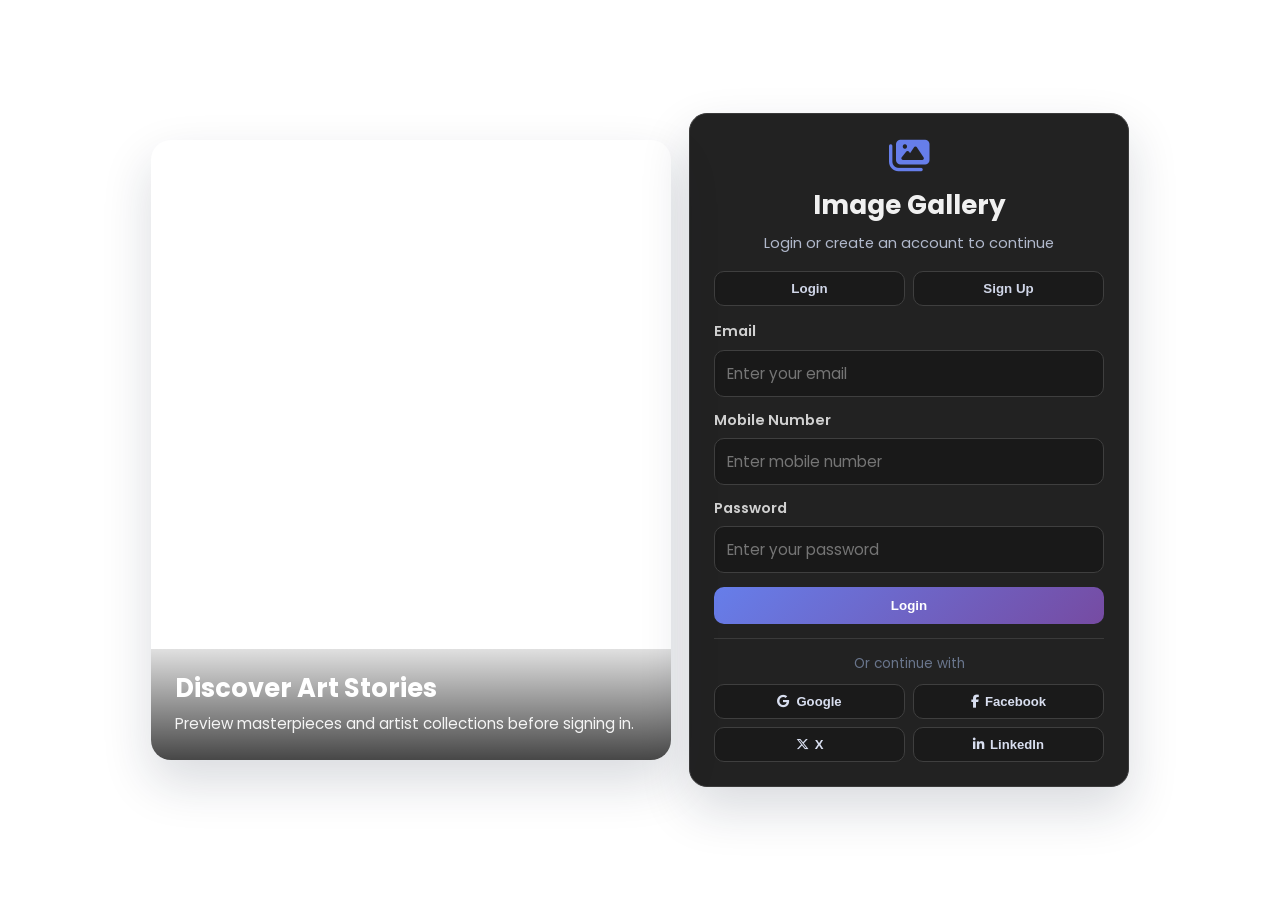
<file: index.html>
<!DOCTYPE html>
<html lang="en">
<head>
    <meta charset="UTF-8">
    <meta name="viewport" content="width=device-width, initial-scale=1.0">
    <meta name="description" content="Login or sign up to access Image Gallery">
    <title>Welcome | Image Gallery</title>
    <link href="https://fonts.googleapis.com/css2?family=Poppins:wght@300;400;500;600;700&display=swap" rel="stylesheet">
    <link rel="stylesheet" href="https://cdnjs.cloudflare.com/ajax/libs/font-awesome/6.4.0/css/all.min.css">
    <link rel="stylesheet" href="gallery.css">
    <link rel="stylesheet" href="pages.css">
</head>
<body class="auth-entry-page dark-theme">
    <main class="auth-entry-wrap">
        <section class="auth-entry-showcase" aria-label="Gallery preview">
            <div class="auth-showcase-slider">
                <figure class="auth-showcase-slide">
                    <img src="images/Sunset Sparrows.jpeg" alt="Gallery preview 1">
                </figure>
                <figure class="auth-showcase-slide">
                    <img src="images/Twilight Mirror.jpeg" alt="Gallery preview 2">
                </figure>
                <figure class="auth-showcase-slide">
                    <img src="images/Tropical Sunset Over Coastal Palms.jpg" alt="Gallery preview 3">
                </figure>
            </div>
            <div class="auth-showcase-overlay">
                <h2>Discover Art Stories</h2>
                <p>Preview masterpieces and artist collections before signing in.</p>
            </div>
        </section>
        <section class="auth-entry-card">
            <div class="auth-entry-brand">
                <i class="fas fa-images"></i>
                <h1>Image Gallery</h1>
                <p>Login or create an account to continue</p>
            </div>

            <div class="auth-entry-tabs" role="tablist" aria-label="Authentication Mode">
                <button id="entryLoginTab" class="auth-entry-tab active" type="button" role="tab" aria-selected="true">Login</button>
                <button id="entrySignupTab" class="auth-entry-tab" type="button" role="tab" aria-selected="false">Sign Up</button>
            </div>

            <form id="entryAuthForm" class="auth-entry-form">
                <div class="auth-entry-row" id="entryNameRow" style="display:none;">
                    <label for="entryName">Full Name</label>
                    <input id="entryName" type="text" placeholder="Enter your full name">
                </div>
                <div class="auth-entry-row auth-entry-method-row" id="entryMethodRow" style="display:none;">
                    <label>Sign up with</label>
                    <div class="auth-entry-methods">
                        <button id="entryMethodEmail" class="auth-entry-method-btn active" type="button" data-method="email">Email</button>
                        <button id="entryMethodMobile" class="auth-entry-method-btn" type="button" data-method="mobile">Mobile Number</button>
                    </div>
                </div>
                <div class="auth-entry-row" id="entryEmailRow">
                    <label for="entryEmail">Email</label>
                    <input id="entryEmail" type="email" placeholder="Enter your email">
                </div>
                <div class="auth-entry-row" id="entryMobileRow" style="display:none;">
                    <label for="entryMobile">Mobile Number</label>
                    <input id="entryMobile" type="tel" placeholder="Enter mobile number">
                </div>
                <div class="auth-entry-row">
                    <label for="entryPassword">Password</label>
                    <input id="entryPassword" type="password" placeholder="Enter your password" required>
                </div>
                <div class="auth-otp-wrap" id="entryOtpWrap" style="display:none;">
                    <h4>OTP Verification</h4>
                    <div class="auth-otp-block" id="entryEmailOtpBlock">
                        <label for="entryEmailOtp">Email OTP</label>
                        <div class="auth-otp-row">
                            <input id="entryEmailOtp" type="text" maxlength="6" placeholder="6-digit code">
                            <button type="button" id="entrySendEmailOtp" class="auth-entry-otp-btn">Send OTP</button>
                            <button type="button" id="entryVerifyEmailOtp" class="auth-entry-otp-btn verify">Verify</button>
                        </div>
                        <small id="entryEmailOtpStatus" class="auth-otp-status">Not verified</small>
                    </div>
                    <div class="auth-otp-block" id="entryMobileOtpBlock" style="display:none;">
                        <label for="entryMobileOtp">Mobile OTP</label>
                        <div class="auth-otp-row">
                            <input id="entryMobileOtp" type="text" maxlength="6" placeholder="6-digit code">
                            <button type="button" id="entrySendMobileOtp" class="auth-entry-otp-btn">Send OTP</button>
                            <button type="button" id="entryVerifyMobileOtp" class="auth-entry-otp-btn verify">Verify</button>
                        </div>
                        <small id="entryMobileOtpStatus" class="auth-otp-status">Not verified</small>
                    </div>
                </div>
                <button class="auth-entry-submit" id="entrySubmitBtn" type="submit">Login</button>
            </form>
            <form class="auth-entry-social" id="entrySocialForm" aria-label="Continue with social accounts">
                <fieldset class="auth-entry-social-fieldset">
                    <legend>Or continue with</legend>
                    <div class="auth-entry-social-buttons">
                        <button type="button" class="auth-entry-social-btn google" data-provider="google" aria-label="Continue with Google">
                            <i class="fab fa-google" aria-hidden="true"></i> Google
                        </button>
                        <button type="button" class="auth-entry-social-btn facebook" data-provider="facebook" aria-label="Continue with Facebook">
                            <i class="fab fa-facebook-f" aria-hidden="true"></i> Facebook
                        </button>
                        <button type="button" class="auth-entry-social-btn twitter" data-provider="twitter" aria-label="Continue with Twitter">
                            <i class="fab fa-x-twitter" aria-hidden="true"></i> X
                        </button>
                        <button type="button" class="auth-entry-social-btn linkedin" data-provider="linkedin" aria-label="Continue with LinkedIn">
                            <i class="fab fa-linkedin-in" aria-hidden="true"></i> LinkedIn
                        </button>
                    </div>
                </fieldset>
            </form>
        </section>
    </main>

    <div class="notification" id="notification"></div>
    <div class="social-auth-modal" id="socialAuthModal" aria-hidden="true">
        <button class="social-auth-backdrop" id="socialAuthBackdrop" type="button" aria-label="Close social login dialog"></button>
        <div class="social-auth-dialog" role="dialog" aria-modal="true" aria-labelledby="socialAuthTitle">
            <button class="social-auth-close" id="socialAuthClose" type="button" aria-label="Close">
                <i class="fas fa-times" aria-hidden="true"></i>
            </button>
            <div class="social-auth-head">
                <div class="social-auth-icon" id="socialAuthIcon">
                    <i class="fas fa-user-shield" aria-hidden="true"></i>
                </div>
                <h3 id="socialAuthTitle">Continue with Social Account</h3>
                <p id="socialAuthSubtitle">Use your provider account email to continue.</p>
            </div>
            <form id="socialAuthDialogForm" class="social-auth-form">
                <label for="socialAuthEmail">Account Email</label>
                <input id="socialAuthEmail" type="email" placeholder="name@example.com" autocomplete="email" required>
                <small id="socialAuthHint">We verify your account and continue securely.</small>
                <div class="social-auth-actions">
                    <button type="button" class="social-auth-btn ghost" id="socialAuthCancel">Cancel</button>
                    <button type="submit" class="social-auth-btn primary" id="socialAuthContinue">Continue</button>
                </div>
            </form>
        </div>
    </div>

    <script src="utils.js"></script>
    <script src="entry-auth.js"></script>
</body>
</html>
</file>
<file: gallery.css>
/* Reset & Base */
* {
    margin: 0;
    padding: 0;
    box-sizing: border-box;
}

:root {
    --primary: #667eea;
    --secondary: #764ba2;
    --accent: #f093fb;
    --dark: #1a1a2e;
    --light: #ffffff;
    --gray: #f5f7fa;
    --text: #2d3748;
    --border: #e2e8f0;
    --shadow: 0 10px 30px rgba(0,0,0,0.1);
    --transition: all 0.3s ease;
}

body {
    font-family: 'Poppins', sans-serif;
    background: linear-gradient(135deg, #667eea 0%, #764ba2 100%);
    color: var(--text);
    line-height: 1.6;
    min-height: 100vh;
}

.container {
    max-width: 1400px;
    margin: 0 auto;
    padding: 0 20px;
}

/* Home Hero Section */
.home-hero {
    position: relative;
    height: 100vh;
    overflow: hidden;
}

.hero-slider {
    position: relative;
    width: 100%;
    height: 100%;
}

.hero-slide {
    position: absolute;
    top: 0;
    left: 0;
    width: 100%;
    height: 100%;
    background-size: cover;
    background-position: center;
    background-repeat: no-repeat;
    background-attachment: fixed;
    opacity: 0;
    transition: opacity 1s ease-in-out;
}

.hero-slide.active {
    opacity: 1;
    z-index: 1;
}

.hero-overlay {
    position: absolute;
    top: 0;
    left: 0;
    width: 100%;
    height: 100%;
    background: linear-gradient(135deg, rgba(102,126,234,0.5), rgba(118,75,162,0.5));
}

.hero-content {
    position: relative;
    z-index: 10;
    height: 100%;
    display: flex;
    flex-direction: column;
    align-items: center;
    justify-content: center;
    text-align: center;
    padding: 0 20px;
    color: white;
}

.hero-title {
    font-size: 64px;
    font-weight: 700;
    margin-bottom: 20px;
    animation: fadeInUp 1s ease-out;
    text-shadow: 0 4px 20px rgba(0,0,0,0.3);
}

.hero-subtitle {
    font-size: 24px;
    margin-bottom: 40px;
    animation: fadeInUp 1s ease-out 0.2s both;
    text-shadow: 0 2px 10px rgba(0,0,0,0.3);
}

.hero-buttons {
    display: flex;
    gap: 20px;
    animation: fadeInUp 1s ease-out 0.4s both;
}

.btn-hero {
    padding: 15px 40px;
    border-radius: 50px;
    font-size: 16px;
    font-weight: 600;
    text-decoration: none;
    transition: var(--transition);
    display: inline-block;
}

.btn-hero.primary {
    background: white;
    color: var(--primary);
}

.btn-hero.primary:hover {
    background: var(--primary);
    color: white;
    transform: translateY(-3px);
    box-shadow: 0 10px 30px rgba(255,255,255,0.3);
}

.btn-hero.secondary {
    background: transparent;
    color: white;
    border: 2px solid white;
}

.btn-hero.secondary:hover {
    background: white;
    color: var(--primary);
    transform: translateY(-3px);
}

.hero-prev,
.hero-next {
    position: absolute;
    top: 50%;
    transform: translateY(-50%);
    width: 60px;
    height: 60px;
    background: rgba(255,255,255,0.2);
    border: 2px solid white;
    border-radius: 50%;
    color: white;
    font-size: 24px;
    cursor: pointer;
    z-index: 100;
    transition: var(--transition);
    backdrop-filter: blur(10px);
}

.hero-prev {
    left: 30px;
}

.hero-next {
    right: 30px;
}

.hero-prev:hover,
.hero-next:hover {
    background: white;
    color: var(--primary);
    transform: translateY(-50%) scale(1.1);
}

.hero-dots {
    position: absolute;
    bottom: 40px;
    left: 50%;
    transform: translateX(-50%);
    display: flex;
    gap: 15px;
    z-index: 100;
    padding: 10px 20px;
    background: rgba(0,0,0,0.2);
    border-radius: 25px;
    backdrop-filter: blur(10px);
}

.dot {
    width: 14px;
    height: 14px;
    border-radius: 50%;
    background: rgba(255,255,255,0.5);
    cursor: pointer;
    transition: all 0.3s ease;
    border: 2px solid rgba(255,255,255,0.3);
    position: relative;
}

.dot.active {
    background: white;
    width: 45px;
    border-radius: 8px;
    border-color: white;
    box-shadow: 0 2px 10px rgba(255,255,255,0.3);
}

.dot:hover {
    background: rgba(255,255,255,0.8);
    border-color: rgba(255,255,255,0.6);
    transform: scale(1.2);
}

.dot:not(.active):hover {
    width: 18px;
    height: 18px;
}

.dot:focus {
    outline: none;
    box-shadow: 0 0 0 3px rgba(255,255,255,0.5);
}

.dot:focus:not(.active) {
    background: rgba(255,255,255,0.9);
    border-color: white;
}

/* Subtle pulse animation for inactive dots to show they're clickable */
.dot:not(.active) {
    animation: dotPulse 3s infinite;
}

@keyframes dotPulse {
    0%, 100% {
        opacity: 0.5;
    }
    50% {
        opacity: 0.8;
    }
}

/* Remove pulse animation on hover/focus for better UX */
.dot:not(.active):hover,
.dot:not(.active):focus {
    animation: none;
    opacity: 1;
}

/* Artist Modal Specific Styles */
.artist-modal-enhanced {
    backdrop-filter: blur(10px);
}

.artist-modal-content {
    max-width: 1200px;
    animation: modalSlideIn 0.4s ease-out;
}

@keyframes modalSlideIn {
    from {
        opacity: 0;
        transform: translateY(30px) scale(0.95);
    }
    to {
        opacity: 1;
        transform: translateY(0) scale(1);
    }
}

.artist-hero {
    position: relative;
    overflow: hidden;
}

.artist-hero::before {
    content: '';
    position: absolute;
    top: 0;
    left: -100%;
    width: 100%;
    height: 100%;
    background: linear-gradient(90deg, transparent, rgba(255,255,255,0.3), transparent);
    animation: shimmer 3s infinite;
}

@keyframes shimmer {
    0% { left: -100%; }
    100% { left: 100%; }
}

.artist-badge {
    position: absolute;
    top: 20px;
    right: 20px;
    background: linear-gradient(135deg, #FFD700, #FFA500);
    color: white;
    padding: 8px 16px;
    border-radius: 20px;
    font-weight: 600;
    font-size: 0.9rem;
    display: flex;
    align-items: center;
    gap: 6px;
    box-shadow: 0 4px 15px rgba(255, 215, 0, 0.4);
    animation: badgePulse 2s infinite;
}

@keyframes badgePulse {
    0%, 100% { transform: scale(1); }
    50% { transform: scale(1.05); }
}

.artist-modal-info {
    max-height: 90vh;
    overflow-y: auto;
    padding: 30px;
    scroll-behavior: smooth;
}

/* Custom scrollbar for artist modal */
.artist-modal-info::-webkit-scrollbar {
    width: 8px;
}

.artist-modal-info::-webkit-scrollbar-track {
    background: rgba(0,0,0,0.1);
    border-radius: 10px;
}

.artist-modal-info::-webkit-scrollbar-thumb {
    background: linear-gradient(135deg, var(--primary), var(--secondary));
    border-radius: 10px;
}

.artist-modal-info::-webkit-scrollbar-thumb:hover {
    background: linear-gradient(135deg, var(--secondary), var(--primary));
}

.artist-header {
    display: flex;
    justify-content: space-between;
    align-items: flex-start;
    margin-bottom: 20px;
    padding-bottom: 20px;
    border-bottom: 2px solid var(--border);
}

.artist-header h2 {
    margin: 0 0 5px 0;
    font-size: 2rem;
    background: linear-gradient(135deg, var(--primary), var(--secondary));
    background-clip: text;
    -webkit-background-clip: text;
    -webkit-text-fill-color: transparent;
}

.artist-rating {
    display: flex;
    align-items: center;
    gap: 4px;
    color: #FFD700;
    font-size: 1.2rem;
}

.rating-text {
    margin-left: 8px;
    color: var(--text);
    font-weight: 600;
    font-size: 1rem;
}

.artist-bio-text {
    font-size: 1rem;
    line-height: 1.8;
    color: var(--text);
    margin-bottom: 25px;
}

/* Statistics Section */
.artist-stats-section {
    margin: 30px 0;
    padding: 25px;
    background: linear-gradient(135deg, rgba(102,126,234,0.05), rgba(118,75,162,0.05));
    border-radius: 15px;
    border: 2px solid rgba(102,126,234,0.1);
}

.artist-stats-section h3 {
    font-size: 1.2rem;
    margin: 0 0 20px 0;
    color: var(--dark);
    display: flex;
    align-items: center;
    gap: 10px;
}

.artist-stats-section h3 i {
    color: var(--primary);
}

.stats-grid {
    display: grid;
    grid-template-columns: repeat(auto-fit, minmax(140px, 1fr));
    gap: 15px;
}

.stat-card {
    background: white;
    padding: 20px;
    border-radius: 12px;
    display: flex;
    align-items: center;
    gap: 15px;
    transition: var(--transition);
    border: 2px solid transparent;
}

.stat-card:hover {
    transform: translateY(-5px);
    border-color: var(--primary);
    box-shadow: 0 8px 20px rgba(102,126,234,0.2);
}

.stat-icon {
    width: 50px;
    height: 50px;
    background: linear-gradient(135deg, var(--primary), var(--secondary));
    border-radius: 12px;
    display: flex;
    align-items: center;
    justify-content: center;
    color: white;
    font-size: 1.5rem;
}

.stat-info {
    display: flex;
    flex-direction: column;
}

.stat-value {
    font-size: 1.8rem;
    font-weight: 700;
    color: var(--dark);
    line-height: 1;
}

.stat-label {
    font-size: 0.85rem;
    color: var(--text);
    opacity: 0.7;
    margin-top: 4px;
}

/* Portfolio Preview */
.artist-portfolio-preview {
    margin: 30px 0;
}

.artist-portfolio-preview h3 {
    font-size: 1.2rem;
    margin: 0 0 15px 0;
    color: var(--dark);
    display: flex;
    align-items: center;
    gap: 10px;
}

.artist-portfolio-preview h3 i {
    color: var(--primary);
}

.portfolio-grid {
    display: grid;
    grid-template-columns: repeat(3, 1fr);
    gap: 12px;
}

.portfolio-item {
    position: relative;
    aspect-ratio: 1;
    border-radius: 10px;
    overflow: hidden;
    cursor: pointer;
    transition: var(--transition);
    background: linear-gradient(90deg, #f0f0f0 25%, #e0e0e0 50%, #f0f0f0 75%);
    background-size: 200% 100%;
    animation: loading 1.5s infinite;
}

@keyframes loading {
    0% { background-position: 200% 0; }
    100% { background-position: -200% 0; }
}

.portfolio-item.loaded {
    animation: none;
    background: none;
}

.portfolio-item img {
    width: 100%;
    height: 100%;
    object-fit: cover;
    transition: var(--transition);
}

.portfolio-item:hover {
    transform: scale(1.05);
    box-shadow: 0 8px 20px rgba(0,0,0,0.2);
    z-index: 10;
}

.portfolio-item:hover img {
    transform: scale(1.1);
}

.portfolio-overlay {
    position: absolute;
    top: 0;
    left: 0;
    width: 100%;
    height: 100%;
    background: linear-gradient(to top, rgba(0,0,0,0.7), transparent);
    display: flex;
    align-items: flex-end;
    padding: 10px;
    opacity: 0;
    transition: var(--transition);
}

.portfolio-item:hover .portfolio-overlay {
    opacity: 1;
}

.portfolio-overlay span {
    color: white;
    font-size: 0.85rem;
    font-weight: 600;
}

/* Enhanced Action Buttons */
.artist-actions {
    display: grid;
    grid-template-columns: repeat(3, 1fr);
    gap: 12px;
    margin-top: 25px;
}

.btn-primary {
    background: linear-gradient(135deg, var(--primary), var(--secondary));
    color: white;
    border: none;
    position: relative;
    overflow: hidden;
}

.btn-primary::before {
    content: '';
    position: absolute;
    top: 50%;
    left: 50%;
    width: 0;
    height: 0;
    border-radius: 50%;
    background: rgba(255,255,255,0.3);
    transform: translate(-50%, -50%);
    transition: width 0.6s, height 0.6s;
}

.btn-primary:hover::before {
    width: 300px;
    height: 300px;
}

.btn-secondary {
    background: white;
    color: var(--primary);
    border: 2px solid var(--primary);
}

.btn-outline {
    background: transparent;
    color: var(--text);
    border: 2px solid var(--border);
}

.btn-action {
    position: relative;
}

.btn-action:hover {
    transform: translateY(-3px);
    box-shadow: 0 8px 20px rgba(102,126,234,0.3);
}

.btn-action:active {
    transform: translateY(-1px);
}

/* Dark Theme Enhancements */
body.dark-theme .artist-stats-section {
    background: linear-gradient(135deg, rgba(102,126,234,0.1), rgba(118,75,162,0.1));
    border-color: rgba(102,126,234,0.2);
}

body.dark-theme .stat-card {
    background: #2a2a2a;
    border-color: #333;
}

body.dark-theme .stat-card:hover {
    border-color: var(--primary);
}

body.dark-theme .stat-value {
    color: #fff;
}

body.dark-theme .artist-header {
    border-bottom-color: #333;
}

body.dark-theme .artist-header h2 {
    background: linear-gradient(135deg, #667eea, #764ba2);
    background-clip: text;
    -webkit-background-clip: text;
    -webkit-text-fill-color: transparent;
}

body.dark-theme .btn-secondary {
    background: rgba(102, 126, 234, 0.2);
}

body.dark-theme .btn-outline {
    border-color: #333;
    color: #e0e0e0;
}

/* Responsive */
@media (max-width: 768px) {
    .artist-header {
        flex-direction: column;
        gap: 15px;
    }
    
    .stats-grid {
        grid-template-columns: repeat(2, 1fr);
    }
    
    .portfolio-grid {
        grid-template-columns: repeat(2, 1fr);
    }
    
    .artist-actions {
        grid-template-columns: 1fr;
    }
    
    .artist-badge {
        font-size: 0.75rem;
        padding: 6px 12px;
    }
}

/* Social Links Styling */
.artist-modal-social {
    margin: 25px 0;
    padding: 20px;
    background: var(--gray);
    border-radius: 12px;
}

.artist-modal-social h3 {
    font-size: 1.1rem;
    margin: 0 0 15px 0;
    color: var(--dark);
    display: flex;
    align-items: center;
    gap: 10px;
}

.artist-modal-social h3 i {
    color: var(--primary);
}

.social-links {
    display: flex;
    gap: 12px;
    flex-wrap: wrap;
}

.social-link {
    display: flex;
    align-items: center;
    gap: 8px;
    padding: 12px 20px;
    background: white;
    color: #333;
    text-decoration: none;
    border-radius: 10px;
    border: 2px solid #e0e0e0;
    transition: all 0.3s ease;
    font-weight: 500;
    font-size: 14px;
}

.social-link i {
    font-size: 1.3rem;
}

.social-link span {
    font-weight: 600;
}

/* Instagram */
.social-link.instagram {
    border-color: #E1306C;
}

.social-link.instagram:hover {
    background: linear-gradient(135deg, #833AB4, #E1306C, #FD1D1D);
    color: white;
    border-color: #E1306C;
    transform: translateY(-3px);
    box-shadow: 0 8px 20px rgba(225, 48, 108, 0.4);
}

/* Facebook */
.social-link.facebook {
    border-color: #1877F2;
}

.social-link.facebook:hover {
    background: #1877F2;
    color: white;
    border-color: #1877F2;
    transform: translateY(-3px);
    box-shadow: 0 8px 20px rgba(24, 119, 242, 0.4);
}

/* Twitter */
.social-link.twitter {
    border-color: #1DA1F2;
}

.social-link.twitter:hover {
    background: #1DA1F2;
    color: white;
    border-color: #1DA1F2;
    transform: translateY(-3px);
    box-shadow: 0 8px 20px rgba(29, 161, 242, 0.4);
}

/* Website */
.social-link.website {
    border-color: #667eea;
}

.social-link.website:hover {
    background: linear-gradient(135deg, #667eea, #764ba2);
    color: white;
    border-color: #667eea;
    transform: translateY(-3px);
    box-shadow: 0 8px 20px rgba(102, 126, 234, 0.4);
}

/* No social message */
.no-social {
    color: #999;
    font-style: italic;
    text-align: center;
    padding: 10px;
}

/* Dark theme for social links */
body.dark-theme .artist-modal-social {
    background: #1a1a1a;
    border: 1px solid #333;
}

body.dark-theme .artist-modal-social h3 {
    color: #fff;
}

body.dark-theme .social-link {
    background: #2a2a2a;
    color: #fff;
    border-color: #444;
}

body.dark-theme .no-social {
    color: #666;
}

body.dark-theme .social-links a {
    background: rgba(102, 126, 234, 0.2);
    color: #667eea;
    border-color: #667eea;
}

body.dark-theme .social-links a:hover {
    background: rgba(102, 126, 234, 0.3);
    border-color: #764ba2;
}

.scroll-indicator {
    position: absolute;
    bottom: 80px;
    left: 50%;
    transform: translateX(-50%);
    display: flex;
    flex-direction: column;
    align-items: center;
    gap: 10px;
    color: white;
    z-index: 100;
    animation: bounce 2s infinite;
}

.scroll-indicator i {
    font-size: 24px;
}

.scroll-indicator span {
    font-size: 14px;
    text-transform: uppercase;
    letter-spacing: 2px;
}

@keyframes fadeInUp {
    from {
        opacity: 0;
        transform: translateY(30px);
    }
    to {
        opacity: 1;
        transform: translateY(0);
    }
}

@keyframes bounce {
    0%, 20%, 50%, 80%, 100% {
        transform: translateX(-50%) translateY(0);
    }
    40% {
        transform: translateX(-50%) translateY(-10px);
    }
    60% {
        transform: translateX(-50%) translateY(-5px);
    }
}

/* Features Section */
.features-section {
    padding: 80px 0;
    background: white;
}

.features-grid {
    display: grid;
    grid-template-columns: repeat(auto-fit, minmax(250px, 1fr));
    gap: 40px;
}

.feature-card {
    text-align: center;
    padding: 40px 20px;
    border-radius: 15px;
    transition: var(--transition);
}

.feature-card:hover {
    background: var(--gray);
    transform: translateY(-10px);
}

.feature-icon {
    width: 80px;
    height: 80px;
    margin: 0 auto 20px;
    background: linear-gradient(135deg, var(--primary), var(--secondary));
    border-radius: 50%;
    display: flex;
    align-items: center;
    justify-content: center;
    color: white;
    font-size: 36px;
}

.feature-card h3 {
    font-size: 22px;
    margin-bottom: 15px;
    color: var(--dark);
}

.feature-card p {
    color: var(--text);
    line-height: 1.6;
}

/* About Section */
.about-section {
    padding: 50px 0;
    background: linear-gradient(rgba(255, 255, 255, 0.92), rgba(255, 255, 255, 0.92)), 
                url('images/Twilight Mirror.jpeg') center/cover no-repeat fixed;
    position: relative;
}

.about-content {
    display: grid;
    grid-template-columns: 1fr 1fr;
    gap: 40px;
    align-items: start;
}

.about-text .section-header {
    text-align: left;
    margin-bottom: 20px;
}

.about-text .section-header h2 {
    justify-content: flex-start;
    font-size: 32px;
}

.about-text .section-header p {
    font-size: 14px;
}

.about-description {
    margin-bottom: 25px;
}

.about-description p {
    font-size: 14px;
    line-height: 1.6;
    color: var(--text);
    margin-bottom: 12px;
}

.about-values {
    display: grid;
    grid-template-columns: repeat(4, 1fr);
    gap: 20px;
    margin-top: 40px;
}

.value-item {
    padding: 15px;
    background: var(--gray);
    border-radius: 10px;
    transition: var(--transition);
}

.value-item:hover {
    transform: translateY(-3px);
    box-shadow: var(--shadow);
}

.value-item i {
    font-size: 24px;
    color: var(--primary);
    margin-bottom: 10px;
}

.value-item h4 {
    font-size: 16px;
    margin-bottom: 5px;
    color: var(--dark);
}

.value-item p {
    font-size: 13px;
    color: var(--text);
    line-height: 1.4;
}

.about-stats-box {
    background: linear-gradient(135deg, var(--primary), var(--secondary));
    padding: 25px;
    border-radius: 15px;
    color: white;
    text-align: center;
}

.about-stats-box h3 {
    font-size: 20px;
    margin-bottom: 20px;
}

.about-stats-box .stats-container {
    display: grid;
    grid-template-columns: repeat(2, 1fr);
    gap: 15px;
}

.stat-box {
    padding: 15px;
    background: rgba(255,255,255,0.1);
    border-radius: 10px;
    backdrop-filter: blur(10px);
}

.stat-box i {
    font-size: 28px;
    margin-bottom: 8px;
}

.stat-box h2 {
    font-size: 32px;
    margin-bottom: 3px;
}

.stat-box p {
    font-size: 14px;
    opacity: 0.9;
}

/* Header */
.header {
    background: white;
    box-shadow: var(--shadow);
    position: sticky;
    top: 0;
    z-index: 1000;
}

.header-content {
    display: flex;
    align-items: center;
    justify-content: space-between;
    padding: 20px 0;
    gap: 20px;
}

.logo {
    display: flex;
    align-items: center;
    gap: 10px;
    font-size: 28px;
    font-weight: 700;
    color: var(--primary);
    white-space: nowrap;
}

.main-nav {
    display: flex;
    align-items: center;
    gap: 15px;
    flex: 1;
    justify-content: center;
    min-width: 0;
}

.header-right-controls {
    display: flex;
    align-items: center;
    gap: 10px;
    flex-shrink: 0;
}

.nav-btn {
    display: flex;
    align-items: center;
    gap: 8px;
    padding: 12px 24px;
    text-decoration: none;
    color: var(--text);
    font-weight: 500;
    border-radius: 10px;
    transition: var(--transition);
    position: relative;
    background: var(--gray);
}

.nav-btn i {
    font-size: 18px;
}

.nav-btn:hover {
    background: var(--primary);
    color: white;
    transform: translateY(-2px);
    box-shadow: 0 5px 15px rgba(102,126,234,0.3);
}

.nav-btn.active {
    background: linear-gradient(135deg, var(--primary), var(--secondary));
    color: white;
    box-shadow: 0 5px 15px rgba(102,126,234,0.4);
}

.mobile-menu-btn {
    display: none;
    width: 45px;
    height: 45px;
    border: none;
    background: var(--gray);
    border-radius: 10px;
    cursor: pointer;
    font-size: 20px;
    color: var(--text);
    transition: var(--transition);
}

.mobile-menu-btn:hover {
    background: var(--primary);
    color: white;
}

/* Mobile Navigation */
.mobile-nav {
    display: none;
    position: fixed;
    top: 85px;
    left: 0;
    right: 0;
    background: white;
    box-shadow: var(--shadow);
    z-index: 999;
    padding: 20px;
    transform: translateY(-100%);
    transition: var(--transition);
}

.mobile-nav.active {
    display: flex;
    flex-direction: column;
    gap: 10px;
    transform: translateY(0);
}

.mobile-nav-link {
    display: flex;
    align-items: center;
    gap: 12px;
    padding: 15px 20px;
    text-decoration: none;
    color: var(--text);
    font-weight: 500;
    border-radius: 10px;
    background: var(--gray);
    transition: var(--transition);
}

.mobile-nav-link i {
    font-size: 20px;
    width: 25px;
}

.mobile-nav-link:hover,
.mobile-nav-link.active {
    background: var(--primary);
    color: white;
}

.nav-menu {
    display: flex;
    gap: 30px;
}

.nav-link {
    text-decoration: none;
    color: var(--text);
    font-weight: 500;
    transition: var(--transition);
    position: relative;
}

.nav-link.active,
.nav-link:hover {
    color: var(--primary);
}

.nav-link::after {
    content: '';
    position: absolute;
    bottom: -5px;
    left: 0;
    width: 0;
    height: 2px;
    background: var(--primary);
    transition: var(--transition);
}

.nav-link.active::after,
.nav-link:hover::after {
    width: 100%;
}

.header-actions {
    display: flex;
    gap: 10px;
}

.btn-icon {
    width: 40px;
    height: 40px;
    border-radius: 10px;
    border: none;
    background: var(--gray);
    cursor: pointer;
    transition: var(--transition);
}

.btn-icon:hover {
    background: var(--primary);
    color: white;
}

.mobile-toggle {
    display: none;
    flex-direction: column;
    gap: 5px;
    background: none;
    border: none;
    cursor: pointer;
}

.mobile-toggle span {
    width: 25px;
    height: 3px;
    background: var(--text);
    transition: var(--transition);
}

/* Image Modal */
.image-modal {
    position: fixed;
    top: 0;
    left: 0;
    width: 100%;
    height: 100%;
    background: rgba(0,0,0,0.95);
    display: none;
    align-items: center;
    justify-content: center;
    z-index: 9999;
}

.image-modal.active {
    display: flex;
}

.modal-content {
    display: flex;
    flex-direction: row;
    max-width: 1400px;
    width: 95%;
    max-height: 90vh;
    background: white;
    border-radius: 20px;
    overflow: hidden;
    box-shadow: 0 20px 60px rgba(0, 0, 0, 0.5);
}

.modal-image-container {
    flex: 1;
    position: relative;
    display: flex;
    align-items: center;
    justify-content: center;
    background: #000;
    min-width: 400px;
    max-height: 90vh;
    overflow: hidden;
}

.modal-image-container img {
    max-width: 100%;
    max-height: 90vh;
    width: auto;
    height: auto;
    object-fit: contain;
    transition: transform 0.2s ease;
    will-change: transform;
}

.modal-info {
    flex: 0 0 450px;
    width: 450px;
    padding: 40px;
    overflow-y: auto;
    max-height: 90vh;
    display: flex;
    flex-direction: column;
}

.modal-info h2 {
    font-size: 2rem;
    margin: 0 0 10px 0;
    color: #333;
}

.modal-artist {
    color: #667eea;
    font-size: 1.2rem;
    font-weight: 600;
    margin-bottom: 15px;
}

.modal-info p {
    color: #666;
    line-height: 1.8;
    margin-bottom: 15px;
}

.modal-details {
    display: flex;
    flex-direction: column;
    gap: 15px;
    margin: 25px 0;
    padding: 25px;
    background: #f9f9f9;
    border-radius: 12px;
}

.modal-details span {
    display: flex;
    align-items: center;
    gap: 12px;
    color: #555;
    font-weight: 500;
    font-size: 1rem;
}

.modal-details i {
    color: #667eea;
    font-size: 1.2rem;
    width: 24px;
}

.modal-meta {
    display: flex;
    gap: 25px;
    margin: 20px 0;
    padding: 20px;
    background: #f0f0f0;
    border-radius: 10px;
}

.modal-meta span {
    display: flex;
    align-items: center;
    gap: 8px;
    color: #666;
    font-weight: 500;
}

.modal-meta i {
    color: #667eea;
    font-size: 1.1rem;
}

.modal-actions {
    display: grid;
    grid-template-columns: repeat(2, 1fr);
    gap: 12px;
    margin-top: auto;
    padding-top: 20px;
}

.btn-action {
    padding: 14px 20px;
    border: 2px solid var(--primary);
    background: white;
    color: var(--primary);
    border-radius: 10px;
    cursor: pointer;
    transition: var(--transition);
    font-weight: 600;
    font-size: 0.95rem;
    display: flex;
    align-items: center;
    justify-content: center;
    gap: 8px;
}

.btn-action:hover:not(.disabled) {
    background: var(--primary);
    color: white;
    transform: translateY(-2px);
    box-shadow: 0 5px 15px rgba(102, 126, 234, 0.3);
}

.btn-action.disabled {
    opacity: 0.5;
    cursor: not-allowed;
}

.modal-close,
.modal-prev,
.modal-next {
    position: absolute;
    background: white;
    border: none;
    width: 50px;
    height: 50px;
    border-radius: 50%;
    cursor: pointer;
    font-size: 20px;
    transition: var(--transition);
}

.modal-close {
    top: 20px;
    right: 20px;
}

.modal-prev {
    left: 20px;
    top: 50%;
    transform: translateY(-50%);
}

.modal-next {
    right: 20px;
    top: 50%;
    transform: translateY(-50%);
}

.modal-close:hover,
.modal-prev:hover,
.modal-next:hover {
    background: var(--primary);
    color: white;
}

/* Responsive Modal */
@media (max-width: 1024px) {
    .modal-content {
        max-width: 95%;
    }
    
    .modal-info {
        flex: 0 0 400px;
        width: 400px;
        padding: 30px;
    }
    
    .modal-image-container {
        min-width: 350px;
    }
}

@media (max-width: 768px) {
    .modal-content {
        flex-direction: column;
        max-height: 95vh;
        width: 95%;
    }
    
    .modal-image-container {
        flex: none;
        min-width: auto;
        width: 100%;
        min-height: 300px;
        max-height: 40vh;
    }
    
    .modal-image-container img {
        object-fit: contain;
    }
    
    .modal-info {
        flex: none;
        width: 100%;
        padding: 25px;
        max-height: 55vh;
    }
    
    .modal-info h2 {
        font-size: 1.5rem;
    }
    
    .modal-details {
        padding: 20px;
        gap: 12px;
    }
    
    .modal-actions {
        grid-template-columns: 1fr;
    }
    
    .modal-close,
    .modal-prev,
    .modal-next {
        width: 40px;
        height: 40px;
        font-size: 16px;
    }
    
    .modal-close {
        top: 10px;
        right: 10px;
    }
    
    .modal-prev {
        left: 10px;
    }
    
    .modal-next {
        right: 10px;
    }
}

/* Footer */
.footer {
    background: linear-gradient(135deg, #0d1428 0%, #111b35 100%);
    color: white;
    padding: 42px 0 14px;
    border-top: 1px solid rgba(255, 255, 255, 0.08);
}

.footer-content {
    display: grid;
    grid-template-columns: repeat(auto-fit, minmax(250px, 1fr));
    gap: 20px;
    margin-bottom: 24px;
}

.footer-col h3,
.footer-col h4 {
    margin-bottom: 14px;
    letter-spacing: 0.2px;
}

.footer-col p {
    opacity: 0.88;
    line-height: 1.75;
}

.footer-qr {
    margin-top: 16px;
    display: inline-flex;
    flex-direction: column;
    gap: 8px;
    align-items: flex-start;
}

.footer-qr img {
    width: 96px;
    height: 96px;
    display: block;
    border-radius: 8px;
    background: #ffffff;
    padding: 6px;
}

.footer-qr-text {
    margin: 0;
    font-size: 0.9rem;
    opacity: 0.9;
}

.footer-col ul {
    list-style: none;
}

.footer-col ul li {
    margin-bottom: 10px;
    opacity: 0.88;
    display: flex;
    align-items: center;
    gap: 8px;
}

.footer-col ul li i {
    color: #8cb4ff;
}

.footer-col a {
    color: #d6e2ff;
    text-decoration: none;
}

.footer-col a:hover {
    text-decoration: underline;
}

.footer-bottom {
    text-align: center;
    padding-top: 12px;
    border-top: 1px solid rgba(255,255,255,0.1);
}

/* Notification */
.notification {
    position: fixed;
    bottom: 20px;
    right: 20px;
    background: white;
    padding: 20px;
    border-radius: 10px;
    box-shadow: var(--shadow);
    transform: translateX(400px);
    transition: var(--transition);
    z-index: 10001;
}

.notification.show {
    transform: translateX(0);
}

.notification.success {
    border-left: 4px solid #48bb78;
}

.notification.error {
    border-left: 4px solid #f56565;
}

.notification.warning {
    border-left: 4px solid #ed8936;
}

.notification.info {
    border-left: 4px solid #4299e1;
}

/* Responsive */
@media (max-width: 1024px) {
    .header-content {
        gap: 14px;
    }

    .main-nav {
        gap: 10px;
    }
    
    .nav-btn {
        padding: 10px 16px;
        font-size: 14px;
    }

    .auth-controls {
        gap: 6px;
    }

    .auth-btn {
        padding: 7px 10px;
        font-size: 0.8rem;
    }
    
    .nav-btn span {
        display: none;
    }
    
    .nav-btn i {
        font-size: 20px;
    }
    
    .hero-title {
        font-size: 48px;
    }
    
    .hero-subtitle {
        font-size: 20px;
    }
    
    .contact-wrapper {
        grid-template-columns: 1fr;
        gap: 40px;
    }
    
    .artist-grid,
    .exhibition-grid {
        grid-template-columns: repeat(3, 1fr);
    }
}

/* Mobile responsive dots */
@media (max-width: 768px) {
    .main-nav {
        display: none;
    }

    .header-right-controls {
        margin-left: auto;
        gap: 8px;
    }

    .container {
        padding: 0 14px;
    }
    
    .mobile-menu-btn {
        display: flex;
        align-items: center;
        justify-content: center;
    }

    .auth-controls {
        display: none;
    }
    
    .artist-grid {
        grid-template-columns: repeat(2, 1fr);
        gap: 20px;
    }
}

@media (max-width: 480px) {
    .artist-grid {
        grid-template-columns: 1fr;
        gap: 20px;
    }
    
    .about-stats-box .stats-container {
        grid-template-columns: 1fr;
    }
    
    .about-values {
        grid-template-columns: 1fr;
    }
}
    
    .hero-dots {
        bottom: 30px;
        gap: 12px;
    }
    
    .dot {
        width: 16px;
        height: 16px;
        border-width: 3px;
    }
    
    .dot.active {
        width: 50px;
        border-radius: 10px;
    }
    
    .dot:not(.active):hover {
        width: 20px;
        height: 20px;
    }
    
    .hero-slide {
        background-attachment: scroll;
    }
    
    .hero-title {
        font-size: 36px;
    }
    
    .hero-subtitle {
        font-size: 16px;
    }
    
    .hero-buttons {
        flex-direction: column;
        width: 100%;
        max-width: 300px;
    }
    
    .btn-hero {
        width: 100%;
        text-align: center;
    }
    
    .hero-prev,
    .hero-next {
        width: 45px;
        height: 45px;
        font-size: 18px;
    }
    
    .hero-prev {
        left: 15px;
    }
    
    .hero-next {
        right: 15px;
    }
    
    .features-grid {
        grid-template-columns: 1fr;
        gap: 30px;
    }
    
    .about-content {
        flex-direction: column;
        gap: 30px;
    }
    
    .about-values {
        grid-template-columns: repeat(2, 1fr);
    }
    
    .about-stats-box {
        position: relative;
        top: 0;
    }
    
    .about-stats-box .stats-container {
        grid-template-columns: repeat(2, 1fr);
    }
    
    .section-header h2 {
        font-size: 28px;
    }
    
    .artwork-grid,
    .artist-grid,
    .exhibition-grid {
        grid-template-columns: 1fr;
    }
    
    .contact-wrapper {
        grid-template-columns: 1fr;
    }


/* Section Headers */
.section-header {
    text-align: center;
    margin-bottom: 50px;
}

.section-header h2 {
    font-size: 42px;
    margin-bottom: 15px;
    color: var(--dark);
    display: flex;
    align-items: center;
    justify-content: center;
    gap: 15px;
}

.section-header h2 i {
    color: var(--primary);
}

.section-header p {
    font-size: 18px;
    color: var(--text);
    opacity: 0.8;
}

/* Artwork Section */
.artwork-section {
    padding: 80px 0;
    background: var(--gray);
}

.artwork-grid {
    display: grid;
    grid-template-columns: repeat(auto-fill, minmax(280px, 1fr));
    gap: 30px;
    align-items: stretch;
}

.artwork-card {
    background: white;
    border-radius: 15px;
    overflow: hidden;
    box-shadow: var(--shadow);
    transition: var(--transition);
    display: flex;
    flex-direction: column;
    height: 100%;
}

.artwork-card:hover {
    transform: translateY(-10px);
    box-shadow: 0 20px 40px rgba(0,0,0,0.15);
}

.artwork-image {
    position: relative;
    overflow: hidden;
    width: 100%;
    height: 280px;
    display: flex;
    align-items: center;
    justify-content: center;
    background: #f5f5f5;
}

.artwork-image img {
    width: 100%;
    height: 100%;
    object-fit: cover;
    transition: var(--transition);
}

.artwork-card:hover .artwork-image img {
    transform: scale(1.1);
}

.artwork-overlay {
    position: absolute;
    top: 0;
    left: 0;
    width: 100%;
    height: 100%;
    background: rgba(0,0,0,0.5);
    display: flex;
    align-items: center;
    justify-content: center;
    opacity: 0;
    transition: var(--transition);
}

.artwork-card:hover .artwork-overlay {
    opacity: 1;
}

.quick-view-btn {
    padding: 12px 24px;
    background: white;
    color: var(--primary);
    border: none;
    border-radius: 10px;
    font-weight: 600;
    cursor: pointer;
    transition: var(--transition);
}

.quick-view-btn:hover {
    background: var(--primary);
    color: white;
}

.artwork-info {
    padding: 20px;
    min-height: 180px;
    display: flex;
    flex-direction: column;
    flex: 1;
}

.artwork-info h3 {
    font-size: 20px;
    margin-bottom: 8px;
    color: var(--dark);
}

.artwork-artist {
    color: var(--primary);
    font-weight: 600;
    margin-bottom: 5px;
}

.artwork-details {
    color: var(--text);
    opacity: 0.7;
    font-size: 14px;
    margin-bottom: 15px;
    flex: 1;
}

.artwork-meta {
    display: flex;
    justify-content: space-between;
    align-items: center;
    margin-top: auto;
}

.artwork-price {
    font-size: 22px;
    font-weight: 700;
    color: var(--dark);
}

.artwork-status {
    padding: 5px 15px;
    border-radius: 20px;
    font-size: 12px;
    font-weight: 600;
}

.artwork-status.available {
    background: #d4edda;
    color: #155724;
}

.artwork-status.sold {
    background: #f8d7da;
    color: #721c24;
}

.section-action {
    text-align: center;
    margin-top: 50px;
}

.btn-view-all {
    padding: 15px 50px;
    background: linear-gradient(135deg, var(--primary), var(--secondary));
    color: white;
    border: none;
    border-radius: 50px;
    font-size: 18px;
    font-weight: 600;
    cursor: pointer;
    transition: var(--transition);
    display: inline-flex;
    align-items: center;
    gap: 12px;
    box-shadow: 0 5px 20px rgba(102,126,234,0.3);
}

.btn-view-all:hover {
    transform: translateY(-3px);
    box-shadow: 0 10px 30px rgba(102,126,234,0.5);
}

.btn-view-all i {
    font-size: 20px;
}

/* Artist Section */
.artist-section {
    padding: 80px 0;
    background: white;
}

.artist-grid {
    display: grid;
    grid-template-columns: repeat(4, 1fr);
    gap: 30px;
    align-items: stretch;
}

.artist-card {
    background: white;
    border-radius: 15px;
    overflow: hidden;
    box-shadow: var(--shadow);
    transition: var(--transition);
    height: 100%;
    display: flex;
    flex-direction: column;
}

.artist-card:hover {
    transform: translateY(-10px);
    box-shadow: 0 20px 40px rgba(0,0,0,0.15);
}

.artist-card:hover .artwork-overlay {
    opacity: 1;
}

.artist-image {
    position: relative;
    height: 280px;
    overflow: hidden;
}

.artist-image img {
    width: 100%;
    height: 100%;
    object-fit: cover;
}

.artist-social {
    position: absolute;
    bottom: 20px;
    right: 20px;
    display: flex;
    gap: 10px;
    opacity: 0;
    transition: var(--transition);
}

.artist-card:hover .artist-social {
    opacity: 1;
}

.artist-social a {
    width: 40px;
    height: 40px;
    background: white;
    border-radius: 50%;
    display: flex;
    align-items: center;
    justify-content: center;
    color: var(--primary);
    transition: var(--transition);
}

.artist-social a:hover {
    background: var(--primary);
    color: white;
}

.artist-info {
    padding: 12px 14px 14px;
    min-height: 0;
    display: flex;
    flex-direction: column;
    flex: 0 0 auto;
}

.artist-info h3 {
    font-size: 16px;
    margin-bottom: 0;
    color: var(--dark);
    line-height: 1.35;
    text-align: center;
}

.artist-specialty {
    color: var(--primary);
    font-weight: 600;
    margin-bottom: 20px;
}

.artist-bio {
    color: var(--text);
    line-height: 1.6;
    margin-bottom: 15px;
    font-size: 14px;
    flex: 1;
    overflow: hidden;
    max-height: calc(1.6em * 3);
}

.artist-stats {
    display: flex;
    gap: 15px;
    margin-bottom: 15px;
    padding: 12px;
    background: var(--gray);
    border-radius: 10px;
}

.stat-item {
    display: flex;
    align-items: center;
    gap: 8px;
    color: var(--dark);
    font-weight: 500;
}

.stat-item i {
    color: var(--primary);
    font-size: 16px;
}

.artist-actions {
    display: flex;
    align-items: center;
    gap: 8px;
    color: var(--text);
}

/* Exhibition Section */
.exhibition-section {
    padding: 80px 0;
    background: var(--gray);
}

.exhibition-grid {
    display: grid;
    grid-template-columns: repeat(auto-fill, minmax(350px, 1fr));
    gap: 30px;
}

.exhibition-card {
    background: white;
    border-radius: 15px;
    overflow: hidden;
    box-shadow: var(--shadow);
    transition: var(--transition);
    position: relative;
}

.exhibition-card:hover {
    transform: translateY(-10px);
    box-shadow: 0 20px 40px rgba(0,0,0,0.15);
}

.exhibition-badge {
    position: absolute;
    top: 20px;
    right: 20px;
    padding: 8px 20px;
    border-radius: 20px;
    font-weight: 600;
    font-size: 12px;
    z-index: 10;
}

.exhibition-card.current .exhibition-badge {
    background: #28a745;
    color: white;
}

.exhibition-card.upcoming .exhibition-badge {
    background: #ffc107;
    color: #000;
}

.exhibition-image {
    height: 250px;
    overflow: hidden;
}

.exhibition-image img {
    width: 100%;
    height: 100%;
    object-fit: cover;
    transition: var(--transition);
}

.exhibition-card:hover .exhibition-image img {
    transform: scale(1.1);
}

.exhibition-content {
    padding: 25px;
}

.exhibition-content h3 {
    font-size: 24px;
    margin-bottom: 15px;
    color: var(--dark);
}

.exhibition-date,
.exhibition-location {
    display: flex;
    align-items: center;
    gap: 10px;
    margin-bottom: 10px;
    color: var(--text);
}

.exhibition-date i,
.exhibition-location i {
    color: var(--primary);
}

.exhibition-description {
    color: var(--text);
    line-height: 1.6;
    margin: 15px 0;
}

.exhibition-details {
    display: flex;
    gap: 20px;
    margin: 20px 0;
    padding: 15px 0;
    border-top: 1px solid var(--border);
}

.exhibition-details span {
    display: flex;
    align-items: center;
    gap: 8px;
    color: var(--text);
}

.exhibition-details i {
    color: var(--primary);
}

.btn-exhibition {
    width: 100%;
    padding: 12px;
    background: var(--primary);
    color: white;
    border: none;
    border-radius: 10px;
    font-weight: 600;
    cursor: pointer;
    transition: var(--transition);
}

.btn-exhibition:hover {
    background: var(--secondary);
    transform: translateY(-2px);
}

/* Contact Section */
.contact-section {
    padding: 80px 0;
    background: white;
}

.contact-wrapper {
    display: grid;
    grid-template-columns: 1fr 1.5fr;
    gap: 60px;
}

.contact-info {
    display: flex;
    flex-direction: column;
    gap: 30px;
}

.contact-item {
    display: flex;
    gap: 20px;
    padding: 20px;
    background: var(--gray);
    border-radius: 15px;
    transition: var(--transition);
}

.contact-item:hover {
    background: var(--primary);
    color: white;
    transform: translateX(10px);
}

.contact-item i {
    font-size: 28px;
    color: var(--primary);
    min-width: 40px;
}

.contact-item:hover i {
    color: white;
}

.contact-item h4 {
    margin-bottom: 5px;
    font-size: 18px;
}

.contact-item p {
    line-height: 1.6;
    opacity: 0.9;
}

.contact-form {
    background: var(--gray);
    padding: 40px;
    border-radius: 15px;
}

.form-group {
    margin-bottom: 20px;
}

.form-group input,
.form-group textarea {
    width: 100%;
    padding: 15px;
    border: 2px solid var(--border);
    border-radius: 10px;
    font-size: 16px;
    font-family: 'Poppins', sans-serif;
    transition: var(--transition);
}

.form-group input:focus,
.form-group textarea:focus {
    outline: none;
    border-color: var(--primary);
}

.btn-submit {
    width: 100%;
    padding: 15px;
    background: linear-gradient(135deg, var(--primary), var(--secondary));
    color: white;
    border: none;
    border-radius: 10px;
    font-size: 16px;
    font-weight: 600;
    cursor: pointer;
    transition: var(--transition);
    display: flex;
    align-items: center;
    justify-content: center;
    gap: 10px;
}

.btn-submit:hover {
    transform: translateY(-2px);
    box-shadow: 0 10px 20px rgba(102,126,234,0.4);
}


/* Auth Controls */
.auth-controls {
    display: flex;
    align-items: center;
    gap: 10px;
    margin-left: 0;
}

.auth-btn {
    border: none;
    cursor: pointer;
    border-radius: 20px;
    font-size: 0.9rem;
    font-weight: 600;
    padding: 8px 14px;
    transition: all 0.25s ease;
}

.auth-login-btn {
    background: rgba(102, 126, 234, 0.12);
    color: #3d56d6;
}

.auth-signup-btn {
    background: linear-gradient(135deg, #667eea 0%, #764ba2 100%);
    color: #fff;
}

.auth-user-btn {
    background: rgba(56, 161, 105, 0.16);
    color: #1b7a45;
}

.auth-logout-btn {
    background: rgba(220, 53, 69, 0.12);
    color: #b11e2e;
}

.auth-btn:hover {
    transform: translateY(-1px);
    box-shadow: 0 4px 12px rgba(0, 0, 0, 0.12);
}

.mobile-auth-controls {
    margin-top: 14px;
    border-top: 1px solid rgba(0, 0, 0, 0.08);
    padding-top: 14px;
    display: flex;
    flex-direction: column;
    gap: 10px;
}

.mobile-auth-btn {
    width: 100%;
    border: 1px solid rgba(102, 126, 234, 0.35);
    background: #fff;
    color: #4252c9;
    font-weight: 600;
    padding: 10px 12px;
    border-radius: 10px;
    cursor: pointer;
}

/* Auth Modal */
.auth-modal {
    position: fixed;
    inset: 0;
    background: rgba(0, 0, 0, 0.72);
    display: none;
    align-items: center;
    justify-content: center;
    z-index: 10010;
    padding: 20px;
}

.auth-modal.active {
    display: flex;
}

.auth-content {
    width: 100%;
    max-width: 420px;
    background: #fff;
    border-radius: 16px;
    overflow: hidden;
    box-shadow: 0 20px 55px rgba(0, 0, 0, 0.25);
}

.auth-header {
    display: flex;
    align-items: center;
    justify-content: space-between;
    padding: 18px 20px;
    background: linear-gradient(135deg, #667eea 0%, #764ba2 100%);
    color: #fff;
}

.auth-header h2 {
    font-size: 1.25rem;
}

.auth-mode-toggle {
    display: grid;
    grid-template-columns: 1fr 1fr;
    gap: 8px;
    padding: 14px 20px 0;
}

.auth-mode-btn {
    border: 1px solid #d7deea;
    background: #fff;
    color: #4b5772;
    border-radius: 10px;
    font-weight: 600;
    padding: 9px 10px;
    cursor: pointer;
    transition: all 0.2s ease;
}

.auth-mode-btn.active {
    background: linear-gradient(135deg, #667eea 0%, #764ba2 100%);
    border-color: transparent;
    color: #fff;
}

.auth-close {
    border: none;
    background: rgba(255, 255, 255, 0.18);
    width: 34px;
    height: 34px;
    border-radius: 50%;
    color: #fff;
    cursor: pointer;
}

.auth-form {
    padding: 20px;
}

.auth-field-group {
    margin-bottom: 14px;
}

.auth-field-group label {
    display: block;
    font-size: 0.9rem;
    margin-bottom: 6px;
    color: #4a5568;
}

.auth-field-group input {
    width: 100%;
    border: 1px solid #d7deea;
    border-radius: 10px;
    padding: 10px 12px;
    font-size: 0.95rem;
}

.auth-field-group input:focus {
    outline: none;
    border-color: #667eea;
}

.auth-submit {
    width: 100%;
    border: none;
    border-radius: 10px;
    background: linear-gradient(135deg, #667eea 0%, #764ba2 100%);
    color: #fff;
    padding: 11px 14px;
    font-weight: 600;
    cursor: pointer;
    margin-top: 2px;
}

.auth-switch {
    margin-top: 12px;
    text-align: center;
    font-size: 0.9rem;
    color: #5f6a80;
}

.auth-link-btn {
    border: none;
    background: none;
    color: #3d56d6;
    font-weight: 600;
    cursor: pointer;
}

.auth-social {
    padding: 0 20px 20px;
}

.auth-social-title {
    text-align: center;
    font-size: 0.85rem;
    color: #69758c;
    margin-bottom: 10px;
}

.auth-social-buttons {
    display: grid;
    grid-template-columns: repeat(3, 1fr);
    gap: 8px;
}

.auth-social-btn {
    border: 1px solid #d8dfef;
    border-radius: 10px;
    background: #fff;
    color: #374158;
    padding: 9px 8px;
    cursor: pointer;
    font-size: 0.82rem;
    font-weight: 600;
    display: inline-flex;
    align-items: center;
    justify-content: center;
    gap: 6px;
    transition: all 0.2s ease;
}

.auth-social-btn:hover {
    transform: translateY(-1px);
    box-shadow: 0 4px 10px rgba(0, 0, 0, 0.1);
}

.auth-social-btn.google {
    color: #db4437;
}

.auth-social-btn.facebook {
    color: #1877f2;
}

.auth-social-btn.twitter {
    color: #111;
}

/* Settings Button */
.settings-btn {
    background: linear-gradient(135deg, #667eea 0%, #764ba2 100%);
    border: none;
    color: white;
    width: 45px;
    height: 45px;
    border-radius: 50%;
    cursor: pointer;
    display: flex;
    align-items: center;
    justify-content: center;
    font-size: 1.2rem;
    transition: all 0.3s ease;
    margin-left: 0;
    box-shadow: 0 4px 15px rgba(102, 126, 234, 0.3);
}

.settings-btn:hover {
    transform: rotate(90deg) scale(1.1);
    box-shadow: 0 6px 20px rgba(102, 126, 234, 0.5);
}

/* Settings Modal */
.settings-modal {
    display: none;
    position: fixed;
    top: 0;
    left: 0;
    width: 100%;
    height: 100%;
    background: rgba(0, 0, 0, 0.8);
    z-index: 10000;
    overflow-y: auto;
    animation: fadeIn 0.3s ease;
}

.settings-modal.active {
    display: flex;
    align-items: center;
    justify-content: center;
    padding: 20px;
}

.settings-content {
    background: white;
    border-radius: 20px;
    max-width: 800px;
    width: 100%;
    max-height: 90vh;
    overflow-y: auto;
    box-shadow: 0 20px 60px rgba(0, 0, 0, 0.3);
    animation: slideUp 0.4s ease;
}

.settings-header {
    display: flex;
    justify-content: space-between;
    align-items: center;
    padding: 25px 30px;
    border-bottom: 2px solid #f0f0f0;
    background: linear-gradient(135deg, #667eea 0%, #764ba2 100%);
    color: white;
    border-radius: 20px 20px 0 0;
}

.settings-header h2 {
    margin: 0;
    font-size: 1.8rem;
    display: flex;
    align-items: center;
    gap: 12px;
}

.settings-close {
    background: rgba(255, 255, 255, 0.2);
    border: none;
    color: white;
    width: 40px;
    height: 40px;
    border-radius: 50%;
    cursor: pointer;
    display: flex;
    align-items: center;
    justify-content: center;
    font-size: 1.3rem;
    transition: all 0.3s ease;
}

.settings-close:hover {
    background: rgba(255, 255, 255, 0.3);
    transform: rotate(90deg);
}

.settings-body {
    padding: 30px;
}

.settings-section {
    margin-bottom: 35px;
    padding-bottom: 30px;
    border-bottom: 2px solid #f0f0f0;
}

.settings-section:last-child {
    border-bottom: none;
    margin-bottom: 0;
}

.settings-section h3 {
    margin: 0 0 20px 0;
    font-size: 1.3rem;
    color: #333;
    display: flex;
    align-items: center;
    gap: 10px;
}

.settings-section h3 i {
    color: #667eea;
}

.setting-item {
    display: flex;
    justify-content: space-between;
    align-items: center;
    padding: 15px 0;
    gap: 20px;
}

.setting-item label {
    font-size: 1rem;
    color: #555;
    display: flex;
    align-items: center;
    gap: 10px;
    flex: 1;
}

.setting-item label i {
    color: #667eea;
    width: 20px;
}

.setting-select {
    padding: 10px 15px;
    border: 2px solid #e0e0e0;
    border-radius: 10px;
    font-size: 0.95rem;
    color: #333;
    background: white;
    cursor: pointer;
    transition: all 0.3s ease;
    min-width: 150px;
}

.setting-select:hover {
    border-color: #667eea;
}

.setting-select:focus {
    outline: none;
    border-color: #667eea;
    box-shadow: 0 0 0 3px rgba(102, 126, 234, 0.1);
}

/* Toggle Switch */
.toggle-switch {
    position: relative;
    width: 60px;
    height: 30px;
    cursor: pointer;
}

.toggle-switch input {
    display: none;
}

.toggle-slider {
    position: absolute;
    top: 0;
    left: 0;
    right: 0;
    bottom: 0;
    background: #ccc;
    border-radius: 30px;
    transition: all 0.3s ease;
}

.toggle-slider:before {
    content: '';
    position: absolute;
    width: 22px;
    height: 22px;
    left: 4px;
    top: 4px;
    background: white;
    border-radius: 50%;
    transition: left 0.3s ease, transform 0.3s ease;
}

.toggle-switch input:checked + .toggle-slider {
    background: linear-gradient(135deg, #667eea 0%, #764ba2 100%);
}

.toggle-switch input:checked + .toggle-slider:before {
    left: calc(100% - 26px);
    transform: translateX(0);
}

/* Range Slider */
.setting-range {
    flex: 1;
    max-width: 200px;
    height: 6px;
    border-radius: 5px;
    background: #e0e0e0;
    outline: none;
    -webkit-appearance: none;
    appearance: none;
}

.setting-range::-webkit-slider-thumb {
    -webkit-appearance: none;
    appearance: none;
    width: 20px;
    height: 20px;
    border-radius: 50%;
    background: linear-gradient(135deg, #667eea 0%, #764ba2 100%);
    cursor: pointer;
    box-shadow: 0 2px 5px rgba(0, 0, 0, 0.2);
}

.setting-range::-moz-range-thumb {
    width: 20px;
    height: 20px;
    border-radius: 50%;
    background: linear-gradient(135deg, #667eea 0%, #764ba2 100%);
    cursor: pointer;
    border: none;
    box-shadow: 0 2px 5px rgba(0, 0, 0, 0.2);
}

.range-value {
    min-width: 40px;
    text-align: center;
    font-weight: 600;
    color: #667eea;
}

.setting-range-wrap {
    display: flex;
    align-items: center;
    gap: 10px;
    width: 100%;
}

.setting-number {
    width: 90px;
    border: 2px solid #e2e8f0;
    border-radius: 10px;
    padding: 8px 10px;
    font-size: 0.95rem;
    color: #44546e;
}

.setting-number:focus {
    outline: none;
    border-color: #667eea;
    box-shadow: 0 0 0 3px rgba(102, 126, 234, 0.16);
}

/* Settings Footer */
.settings-footer {
    display: flex;
    justify-content: flex-start;
    gap: 15px;
    padding: 25px 30px;
    border-top: 2px solid #f0f0f0;
    background: #f9f9f9;
    border-radius: 0 0 20px 20px;
}

.settings-account-top {
    margin-bottom: 22px;
    display: flex;
    justify-content: space-between;
    align-items: center;
}

.settings-account-bottom {
    margin-top: 24px;
    padding-top: 18px;
    border-top: 2px solid #f0f0f0;
    display: flex;
    justify-content: flex-end;
}

.settings-profile-btn,
.settings-logout-btn {
    width: auto;
    min-width: 150px;
    border: none;
    border-radius: 10px;
    padding: 12px 14px;
    font-size: 0.95rem;
    font-weight: 600;
    display: inline-flex;
    align-items: center;
    justify-content: center;
    gap: 8px;
    cursor: pointer;
    transition: all 0.2s ease;
}

.settings-logout-btn {
    margin-left: auto;
}

.settings-profile-btn {
    gap: 10px;
}

.settings-profile-avatar,
.settings-profile-initials {
    width: 28px;
    height: 28px;
    border-radius: 50%;
    display: inline-flex;
    align-items: center;
    justify-content: center;
    flex-shrink: 0;
}

.settings-profile-avatar {
    object-fit: cover;
    border: 1px solid rgba(102, 126, 234, 0.35);
}

.settings-profile-initials {
    background: linear-gradient(135deg, #667eea, #764ba2);
    color: white;
    font-size: 0.75rem;
    font-weight: 700;
}

.settings-profile-btn {
    background: rgba(102, 126, 234, 0.14);
    color: #4457d8;
}

.settings-profile-btn:hover {
    background: rgba(102, 126, 234, 0.22);
}

.settings-logout-btn {
    background: rgba(220, 53, 69, 0.12);
    color: #b11e2e;
}

.settings-logout-btn:hover {
    background: rgba(220, 53, 69, 0.2);
}

.btn-reset,
.btn-save {
    padding: 12px 30px;
    border: none;
    border-radius: 10px;
    font-size: 1rem;
    font-weight: 600;
    cursor: pointer;
    display: flex;
    align-items: center;
    gap: 8px;
    transition: all 0.3s ease;
}

.btn-reset {
    background: #f0f0f0;
    color: #666;
    margin-left: auto;
}

.btn-reset:hover {
    background: #e0e0e0;
    transform: translateY(-2px);
}

.btn-save {
    background: linear-gradient(135deg, #667eea 0%, #764ba2 100%);
    color: white;
    flex: 1;
}

.btn-save:hover {
    transform: translateY(-2px);
    box-shadow: 0 5px 15px rgba(102, 126, 234, 0.4);
}

/* Theme Classes */
body.dark-theme {
    background: #1a1a1a;
    color: #e0e0e0;
}

/* Dark Theme - Header & Navigation */
body.dark-theme .header {
    background: rgba(26, 26, 26, 0.95);
    border-bottom: 1px solid #333;
}

body.dark-theme .logo {
    color: #e0e0e0;
}

body.dark-theme .nav-btn {
    color: #b0b0b0;
}

body.dark-theme .nav-btn:hover,
body.dark-theme .nav-btn.active {
    color: #fff;
    background: rgba(102, 126, 234, 0.2);
}

body.dark-theme .mobile-nav {
    background: rgba(26, 26, 26, 0.98);
    border-right: 1px solid #333;
}

body.dark-theme .mobile-nav-link {
    color: #b0b0b0;
}

body.dark-theme .mobile-nav-link:hover,
body.dark-theme .mobile-nav-link.active {
    background: rgba(102, 126, 234, 0.2);
    color: #fff;
}

/* Dark Theme - Hero Section */
body.dark-theme .hero-overlay {
    background: linear-gradient(135deg, rgba(0, 0, 0, 0.7) 0%, rgba(26, 26, 26, 0.8) 100%);
}

body.dark-theme .hero-title,
body.dark-theme .hero-subtitle {
    color: #fff;
}

/* Dark Theme - Sections */
body.dark-theme .artwork-section,
body.dark-theme .artist-section,
body.dark-theme .exhibition-section,
body.dark-theme .contact-section,
body.dark-theme .artworks-page-section,
body.dark-theme .artists-page-section {
    background: #1a1a1a;
}

body.dark-theme .about-section {
    background: linear-gradient(rgba(26, 26, 26, 0.92), rgba(26, 26, 26, 0.92)), 
                url('images/Twilight Mirror.jpeg') center/cover no-repeat fixed;
}

body.dark-theme .section-header h2,
body.dark-theme .section-header p {
    color: #e0e0e0;
}

/* Dark Theme - Cards */
body.dark-theme .artwork-card,
body.dark-theme .artist-card,
body.dark-theme .exhibition-card {
    background: #2a2a2a;
    border: 1px solid #333;
}

body.dark-theme .artwork-card:hover,
body.dark-theme .artist-card:hover,
body.dark-theme .exhibition-card:hover {
    border-color: #667eea;
    box-shadow: 0 8px 30px rgba(102, 126, 234, 0.3);
}

body.dark-theme .artwork-info h3,
body.dark-theme .artist-info h3,
body.dark-theme .exhibition-content h3 {
    color: #fff;
}

body.dark-theme .artwork-artist,
body.dark-theme .artwork-details,
body.dark-theme .artist-specialty,
body.dark-theme .artist-bio,
body.dark-theme .exhibition-description {
    color: #b0b0b0;
}

body.dark-theme .artwork-overlay {
    background: linear-gradient(to top, rgba(0, 0, 0, 0.9) 0%, transparent 100%);
}

/* Dark Theme - Buttons */
body.dark-theme .btn-exhibition,
body.dark-theme .quick-view-btn,
body.dark-theme .btn-view-all,
body.dark-theme .btn-back-home {
    background: linear-gradient(135deg, #667eea 0%, #764ba2 100%);
    color: #fff;
}

body.dark-theme .btn-hero.secondary {
    background: rgba(255, 255, 255, 0.1);
    color: #fff;
    border: 2px solid rgba(255, 255, 255, 0.3);
}

/* Dark Theme - About Section */
body.dark-theme .about-content {
    background: #1a1a1a;
}

body.dark-theme .about-description p {
    color: #b0b0b0;
}

body.dark-theme .value-item {
    background: #2a2a2a;
    border: 1px solid #333;
}

body.dark-theme .value-item h4 {
    color: #fff;
}

body.dark-theme .value-item p {
    color: #b0b0b0;
}

body.dark-theme .about-stats-box {
    background: #2a2a2a;
    border: 1px solid #333;
}

body.dark-theme .about-stats-box h3 {
    color: #fff;
}

body.dark-theme .stat-box {
    background: #1a1a1a;
    border: 1px solid #333;
}

body.dark-theme .stat-box h2 {
    color: #667eea;
}

body.dark-theme .stat-box p {
    color: #b0b0b0;
}

/* Dark Theme - Contact Section */
body.dark-theme .contact-item {
    color: #e0e0e0;
}

body.dark-theme .contact-item h4 {
    color: #fff;
}

body.dark-theme .contact-item p {
    color: #b0b0b0;
}

body.dark-theme .contact-form input,
body.dark-theme .contact-form textarea {
    background: #2a2a2a;
    border: 1px solid #333;
    color: #e0e0e0;
}

body.dark-theme .contact-form input::placeholder,
body.dark-theme .contact-form textarea::placeholder {
    color: #666;
}

body.dark-theme .contact-form input:focus,
body.dark-theme .contact-form textarea:focus {
    border-color: #667eea;
    background: #333;
}

/* Dark Theme - Footer */
body.dark-theme .footer {
    background: linear-gradient(135deg, #090d17 0%, #101827 100%);
    border-top: 1px solid #333;
}

body.dark-theme .footer h3,
body.dark-theme .footer h4 {
    color: #fff;
}

body.dark-theme .footer p,
body.dark-theme .footer li {
    color: #b0b0b0;
}

body.dark-theme .footer-bottom {
    border-top-color: #333;
    color: #888;
}

/* Dark Theme - Page Headers */
body.dark-theme .page-header {
    background: #1a1a1a;
}

body.dark-theme .page-header-overlay {
    background: linear-gradient(135deg, rgba(0, 0, 0, 0.7) 0%, rgba(26, 26, 26, 0.8) 100%);
}

body.dark-theme .page-header h1,
body.dark-theme .page-header p {
    color: #fff;
}

/* Dark Theme - Controls */
body.dark-theme .controls-section {
    background: #2a2a2a;
    border-bottom: 1px solid #333;
}

body.dark-theme .filter-group label {
    color: #e0e0e0;
}

body.dark-theme .control-select,
body.dark-theme .search-input {
    background: #1a1a1a;
    border: 1px solid #333;
    color: #e0e0e0;
}

body.dark-theme .control-select:hover,
body.dark-theme .search-input:hover {
    border-color: #667eea;
}

body.dark-theme .control-select:focus,
body.dark-theme .search-input:focus {
    border-color: #667eea;
    background: #222;
}

body.dark-theme .results-info p {
    color: #b0b0b0;
}

body.dark-theme .no-results {
    color: #b0b0b0;
}

body.dark-theme .no-results h3 {
    color: #e0e0e0;
}

/* Dark Theme - Image Modal */
body.dark-theme .image-modal {
    background: rgba(0, 0, 0, 0.95);
}

body.dark-theme .modal-info {
    background: #2a2a2a;
}

body.dark-theme .modal-info h2 {
    color: #fff;
}

body.dark-theme .modal-artist {
    color: #667eea;
}

body.dark-theme .modal-info p {
    color: #b0b0b0;
}

body.dark-theme .modal-details {
    background: #1a1a1a;
    border: 1px solid #333;
}

body.dark-theme .modal-details span {
    color: #e0e0e0;
}

body.dark-theme .modal-meta {
    background: #1a1a1a;
    border: 1px solid #333;
}

body.dark-theme .modal-meta span {
    color: #b0b0b0;
}

body.dark-theme .btn-action {
    background: rgba(102, 126, 234, 0.2);
    color: #667eea;
    border-color: #667eea;
}

body.dark-theme .btn-action:hover {
    background: rgba(102, 126, 234, 0.3);
    border-color: #764ba2;
}

body.dark-theme .modal-close,
body.dark-theme .modal-prev,
body.dark-theme .modal-next {
    background: rgba(255, 255, 255, 0.1);
    color: #fff;
}

body.dark-theme .modal-close:hover,
body.dark-theme .modal-prev:hover,
body.dark-theme .modal-next:hover {
    background: #667eea;
}

/* Dark Theme - Settings Modal */
body.dark-theme .settings-content {
    background: #2a2a2a;
    color: #e0e0e0;
}

body.dark-theme .settings-section {
    border-bottom-color: #404040;
}

body.dark-theme .settings-section h3,
body.dark-theme .setting-item label {
    color: #e0e0e0;
}

body.dark-theme .setting-select {
    background: #1a1a1a;
    color: #e0e0e0;
    border-color: #404040;
}

body.dark-theme .setting-select:hover,
body.dark-theme .setting-select:focus {
    border-color: #667eea;
    background: #222;
}

body.dark-theme .setting-range {
    background: #404040;
}

body.dark-theme .settings-footer {
    background: #222;
    border-top-color: #404040;
}

body.dark-theme .setting-number {
    background: #1a1a1a;
    color: #f0f0f0;
    border-color: #404040;
}

body.dark-theme .settings-account-bottom {
    border-top-color: #404040;
}

body.dark-theme .settings-profile-btn {
    background: rgba(102, 126, 234, 0.28);
    color: #c9d0ff;
}

body.dark-theme .settings-profile-btn:hover {
    background: rgba(102, 126, 234, 0.38);
}

body.dark-theme .settings-logout-btn {
    background: rgba(239, 56, 56, 0.2);
    color: #ff9aa4;
}

body.dark-theme .settings-logout-btn:hover {
    background: rgba(239, 56, 56, 0.28);
}

body.dark-theme .auth-login-btn {
    background: rgba(102, 126, 234, 0.25);
    color: #c2ccff;
}

body.dark-theme .auth-user-btn {
    background: rgba(56, 239, 125, 0.2);
    color: #7bf3a7;
}

body.dark-theme .auth-logout-btn {
    background: rgba(239, 56, 56, 0.2);
    color: #ff8a95;
}

body.dark-theme .mobile-auth-controls {
    border-top-color: #333;
}

body.dark-theme .mobile-auth-btn {
    background: #242424;
    color: #c6d0ff;
    border-color: #4f5fbf;
}

body.dark-theme .auth-content {
    background: #2a2a2a;
}

body.dark-theme .auth-field-group label {
    color: #d4d4d4;
}

body.dark-theme .auth-field-group input {
    background: #1c1c1c;
    color: #f1f1f1;
    border-color: #3f3f3f;
}

body.dark-theme .auth-field-group input:focus {
    border-color: #667eea;
}

body.dark-theme .auth-mode-btn {
    background: #1d1d1d;
    border-color: #3a3a3a;
    color: #c6cce0;
}

body.dark-theme .auth-mode-btn.active {
    background: linear-gradient(135deg, #667eea 0%, #764ba2 100%);
    color: #fff;
}

body.dark-theme .auth-switch {
    color: #b2b2b2;
}

body.dark-theme .auth-social-title {
    color: #b8c0d4;
}

body.dark-theme .auth-social-btn {
    background: #1d1d1d;
    border-color: #3a3a3a;
    color: #d7dff5;
}

body.dark-theme .auth-social-btn.twitter {
    color: #f2f2f2;
}

body.dark-theme .btn-reset {
    background: #333;
    color: #e0e0e0;
}

body.dark-theme .btn-reset:hover {
    background: #404040;
}

/* Dark Theme - Artist Stats & Social */
body.dark-theme .artist-stats {
    background: #1a1a1a;
    border-top: 1px solid #333;
}

body.dark-theme .stat-item {
    color: #b0b0b0;
}

body.dark-theme .artist-social a {
    background: rgba(102, 126, 234, 0.2);
    color: #667eea;
}

body.dark-theme .artist-social a:hover {
    background: rgba(102, 126, 234, 0.3);
}

/* Dark Theme - Exhibition Badges */
body.dark-theme .exhibition-badge {
    background: linear-gradient(135deg, #667eea 0%, #764ba2 100%);
}

body.dark-theme .exhibition-badge.current {
    background: linear-gradient(135deg, #11998e 0%, #38ef7d 100%);
}

/* Dark Theme - Notification */
body.dark-theme .notification {
    background: #2a2a2a;
    color: #e0e0e0;
    border: 1px solid #333;
}

body.dark-theme .notification.success {
    background: rgba(56, 239, 125, 0.2);
    border-color: #38ef7d;
    color: #38ef7d;
}

body.dark-theme .notification.error {
    background: rgba(239, 56, 56, 0.2);
    border-color: #ef3838;
    color: #ef3838;
}

body.dark-theme .notification.info {
    background: rgba(102, 126, 234, 0.2);
    border-color: #667eea;
    color: #667eea;
}

/* Dark Theme - Scroll Indicator */
body.dark-theme .scroll-indicator {
    color: rgba(255, 255, 255, 0.8);
}

/* Dark Theme - Hero Dots */
body.dark-theme .hero-dots {
    background: rgba(255,255,255,0.1);
}

body.dark-theme .hero-dots .dot {
    background: rgba(255, 255, 255, 0.4);
    border-color: rgba(255, 255, 255, 0.2);
}

body.dark-theme .hero-dots .dot.active {
    background: #fff;
    border-color: #fff;
    box-shadow: 0 2px 10px rgba(255,255,255,0.4);
}

body.dark-theme .hero-dots .dot:hover {
    background: rgba(255, 255, 255, 0.9);
    border-color: rgba(255, 255, 255, 0.7);
}

/* Dark Theme - Status Badges */
body.dark-theme .artwork-status.available {
    background: rgba(56, 239, 125, 0.2);
    color: #38ef7d;
}

body.dark-theme .artwork-status.sold {
    background: rgba(239, 56, 56, 0.2);
    color: #ef3838;
}

/* Dark Theme - Prices */
body.dark-theme .artwork-price {
    color: #667eea;
}

/* Font Size Classes */
body.font-small {
    font-size: 14px;
}

body.font-medium {
    font-size: 16px;
}

body.font-large {
    font-size: 18px;
}

body.font-xlarge {
    font-size: 20px;
}

/* High Contrast */
body.high-contrast {
    filter: contrast(1.5);
}

/* Reduce Motion */
body.reduce-motion * {
    animation-duration: 0.01ms !important;
    transition-duration: 0.01ms !important;
}

/* Grid Column Classes */
.artwork-grid.cols-2 {
    grid-template-columns: repeat(2, 1fr);
}

.artwork-grid.cols-3 {
    grid-template-columns: repeat(3, 1fr);
}

.artwork-grid.cols-4 {
    grid-template-columns: repeat(4, 1fr);
}

.artwork-grid.cols-5 {
    grid-template-columns: repeat(5, 1fr);
}

.artist-grid.cols-2 {
    grid-template-columns: repeat(2, 1fr);
}

.artist-grid.cols-3 {
    grid-template-columns: repeat(3, 1fr);
}

.artist-grid.cols-4 {
    grid-template-columns: repeat(4, 1fr);
}

.artist-grid.cols-5 {
    grid-template-columns: repeat(5, 1fr);
}

/* Sticky Header */
body.sticky-header .header {
    position: sticky;
    top: 0;
    z-index: 1000;
}

/* Responsive */
@media (max-width: 1024px) {
    .header-content {
        gap: 14px;
    }

    .main-nav {
        gap: 10px;
    }

    .nav-btn {
        padding: 10px 16px;
        font-size: 14px;
    }

    .auth-controls {
        gap: 6px;
    }

    .auth-btn {
        padding: 7px 10px;
        font-size: 0.8rem;
    }

    .auth-social-buttons {
        grid-template-columns: 1fr;
    }
}

@media (max-width: 768px) {
    .main-nav {
        display: none;
    }

    .header-right-controls {
        margin-left: auto;
        gap: 8px;
    }

    .settings-content {
        max-height: 95vh;
        border-radius: 15px;
    }
    
    .settings-header {
        padding: 20px;
        border-radius: 15px 15px 0 0;
    }
    
    .settings-header h2 {
        font-size: 1.4rem;
    }
    
    .settings-body {
        padding: 20px;
    }
    
    .setting-item {
        flex-direction: column;
        align-items: flex-start;
        gap: 10px;
    }
    
    .setting-select,
    .setting-range {
        width: 100%;
        max-width: 100%;
    }
    
    .settings-footer {
        flex-direction: column;
        padding: 20px;
    }
    
    .btn-reset,
    .btn-save {
        width: 100%;
        justify-content: center;
    }

    .settings-account-top,
    .settings-account-bottom {
        justify-content: stretch;
    }

    .settings-profile-btn,
    .settings-logout-btn {
        width: 100%;
    }
    
    .settings-btn {
        width: 40px;
        height: 40px;
        font-size: 1rem;
        margin-left: 0;
    }

    .auth-controls {
        display: none;
    }

    .auth-btn {
        padding: 7px 10px;
        font-size: 0.8rem;
    }
    
    .artwork-grid.cols-4,
    .artwork-grid.cols-5 {
        grid-template-columns: repeat(2, 1fr);
    }
    
    .artist-grid {
        grid-template-columns: 1fr;
        gap: 16px;
    }

    .artwork-grid {
        grid-template-columns: 1fr;
        gap: 16px;
    }

    .artwork-card,
    .artist-card,
    .exhibition-card {
        width: 100%;
        max-width: 100%;
    }

    .artwork-image,
    .artist-image {
        height: 220px;
    }

    .artist-section .artist-card {
        display: flex;
        flex-direction: column;
        height: 100%;
    }

    .artist-section .artist-info {
        min-height: 0;
        padding: 12px 12px 14px;
        display: flex;
        flex-direction: column;
        flex: 0 0 auto;
    }

    .artist-section .artist-info h3 {
        font-size: 16px;
        margin-bottom: 0;
        line-height: 1.25;
        text-align: center;
    }

    .artist-section .artist-specialty {
        margin-bottom: 12px;
        font-size: 14px;
        line-height: 1.35;
        overflow: hidden;
        max-height: calc(1.35em * 2);
    }

    .artist-section .artist-stats {
        margin-top: auto;
        margin-bottom: 0;
        display: grid;
        grid-template-columns: repeat(2, minmax(0, 1fr));
        gap: 8px;
        padding: 10px;
        align-items: center;
    }

    .artist-section .stat-item {
        font-size: 13px;
        gap: 6px;
        min-width: 0;
        white-space: nowrap;
        overflow: hidden;
        text-overflow: ellipsis;
    }

    .footer {
        padding: 26px 0 12px;
    }

    .footer-content {
        display: flex;
        flex-direction: column;
        gap: 14px;
        margin-bottom: 14px;
    }

    .footer-col {
        width: 100%;
    }

    .footer-col h3,
    .footer-col h4 {
        margin-bottom: 12px;
    }

    .footer-col ul li {
        margin-bottom: 8px;
    }

    .footer-qr img {
        width: 88px;
        height: 88px;
    }

    .footer-bottom {
        padding-top: 10px;
    }

    .setting-range-wrap {
        flex-direction: column;
        align-items: stretch;
    }

    .setting-number {
        width: 100%;
    }
}

@keyframes slideUp {
    from {
        opacity: 0;
        transform: translateY(30px);
    }
    to {
        opacity: 1;
        transform: translateY(0);
    }
}

@media (max-width: 768px) {
    .about-section {
        padding: 40px 0;
        background-attachment: scroll;
    }

    .about-content {
        grid-template-columns: 1fr;
        gap: 24px;
    }

    .about-text .section-header {
        text-align: center;
        margin-bottom: 14px;
    }

    .about-text .section-header h2 {
        justify-content: center;
        font-size: 28px;
    }

    .about-text .section-header p {
        font-size: 13px;
    }

    .about-description {
        margin-bottom: 16px;
    }

    .about-description p {
        font-size: 14px;
        line-height: 1.55;
        margin-bottom: 10px;
    }

    .about-values {
        grid-template-columns: repeat(2, minmax(0, 1fr));
        gap: 12px;
        margin-top: 20px;
    }

    .value-item {
        padding: 12px;
    }

    .value-item h4 {
        font-size: 14px;
    }

    .value-item p {
        font-size: 12px;
    }

    .about-stats-box {
        padding: 18px;
    }

    .about-stats-box h3 {
        font-size: 18px;
        margin-bottom: 14px;
    }

    .about-stats-box .stats-container {
        grid-template-columns: repeat(2, minmax(0, 1fr));
        gap: 10px;
    }

    .stat-box {
        padding: 12px;
    }

    .stat-box h2 {
        font-size: 24px;
    }

    .stat-box p {
        font-size: 12px;
    }
}

@media (max-width: 480px) {
    .about-values {
        grid-template-columns: 1fr;
    }

    .about-stats-box .stats-container {
        grid-template-columns: 1fr;
    }
}
</file>
<file: pages.css>
/* ========================================
   PAGES STYLES - Artworks & Artists Pages
   ======================================== */

/* Page Header */
.page-header {
    background: linear-gradient(135deg, var(--primary), var(--secondary));
    color: white;
    padding: 80px 0 60px;
    text-align: center;
    position: relative;
    overflow: hidden;
}

.page-header-overlay {
    position: absolute;
    top: 0;
    left: 0;
    width: 100%;
    height: 100%;
    background: linear-gradient(135deg, rgba(102,126,234,0.5), rgba(118,75,162,0.5));
    z-index: 1;
}

.page-header .container {
    position: relative;
    z-index: 2;
}

/* Artwork Page Header Background */
.artwork-header {
    background-image: url('images/gerhardrichter2.jpg');
    background-size: cover;
    background-position: center;
    background-attachment: fixed;
}

/* Artist Page Header Background */
.artist-header {
    background-image: url('images/gallery\ interio.jpeg');
    background-size: cover;
    background-position: center;
    background-attachment: fixed;
}

.page-header h1 {
    font-size: 48px;
    margin-bottom: 15px;
    display: flex;
    align-items: center;
    justify-content: center;
    gap: 15px;
    text-shadow: 0 4px 20px rgba(0,0,0,0.3);
    animation: fadeInUp 0.8s ease-out;
}

.page-header p {
    font-size: 20px;
    opacity: 0.95;
    text-shadow: 0 2px 10px rgba(0,0,0,0.3);
    animation: fadeInUp 0.8s ease-out 0.2s both;
}

/* Controls Section */
.controls-section {
    background: white;
    padding: 30px 0;
    border-bottom: 2px solid var(--border);
    position: sticky;
    top: 85px;
    z-index: 100;
    box-shadow: 0 2px 10px rgba(0,0,0,0.05);
}

.controls-bar {
    display: flex;
    gap: 20px;
    align-items: center;
    flex-wrap: wrap;
}

.filter-group {
    display: flex;
    align-items: center;
    gap: 10px;
}

.filter-group label {
    font-weight: 600;
    color: var(--text);
    white-space: nowrap;
}

.control-select {
    padding: 10px 15px;
    border: 2px solid var(--border);
    border-radius: 10px;
    font-size: 14px;
    cursor: pointer;
    background: white;
    transition: var(--transition);
    min-width: 150px;
}

.control-select:focus {
    outline: none;
    border-color: var(--primary);
}

.search-group {
    position: relative;
    flex: 1;
    min-width: 250px;
}

.search-group i {
    position: absolute;
    left: 15px;
    top: 50%;
    transform: translateY(-50%);
    color: var(--primary);
}

.search-input {
    width: 100%;
    padding: 10px 15px 10px 45px;
    border: 2px solid var(--border);
    border-radius: 10px;
    font-size: 14px;
    transition: var(--transition);
}

.search-input:focus {
    outline: none;
    border-color: var(--primary);
}

/* Category Mini Menu */
.category-mini-menu {
    margin-top: 14px;
    position: relative;
}

.artwork-controls-section .category-mini-menu {
    display: none;
}

.category-mini-toggle {
    border: 1px solid var(--border);
    background: white;
    color: var(--text);
    border-radius: 10px;
    padding: 10px 14px;
    font-weight: 600;
    cursor: pointer;
    display: inline-flex;
    align-items: center;
    gap: 10px;
    transition: var(--transition);
}

.category-mini-toggle:hover {
    border-color: var(--primary);
    color: var(--primary);
}

.category-mini-toggle .fa-chevron-down {
    transition: transform 0.25s ease;
}

.category-mini-menu.open .category-mini-toggle .fa-chevron-down {
    transform: rotate(180deg);
}

.mobile-filter-popup {
    display: none;
}

.category-mini-list {
    flex-wrap: wrap;
    gap: 10px;
    margin-top: 0;
}

.mobile-mini-controls {
    margin-top: 12px;
}

.mini-control-group {
    margin-bottom: 10px;
}

.mini-control-group:last-child {
    margin-bottom: 0;
}

.mini-control-group label {
    display: flex;
    align-items: center;
    gap: 8px;
    font-size: 13px;
    font-weight: 600;
    margin-bottom: 6px;
    color: var(--text);
}

.category-mini-menu.open .mobile-filter-popup {
    display: block;
}

.category-chip {
    border: 1px solid var(--border);
    background: white;
    color: var(--text);
    border-radius: 999px;
    padding: 8px 14px;
    font-size: 13px;
    font-weight: 600;
    cursor: pointer;
    transition: var(--transition);
}

.category-chip:hover {
    border-color: var(--primary);
    color: var(--primary);
}

.category-chip.active {
    background: linear-gradient(135deg, var(--primary), var(--secondary));
    border-color: transparent;
    color: white;
}

/* Results Info */
.results-info {
    margin-bottom: 30px;
    padding: 15px 20px;
    background: var(--gray);
    border-radius: 10px;
    text-align: center;
}

.results-info p {
    font-size: 16px;
    color: var(--text);
    font-weight: 500;
}

.results-info span {
    color: var(--primary);
    font-weight: 700;
    font-size: 18px;
}

/* Artworks Page Section */
.artworks-page-section {
    padding: 60px 0;
    background: var(--gray);
    min-height: 60vh;
}

/* Artists Page Section */
.artists-page-section {
    padding: 60px 0;
    background: white;
    min-height: 60vh;
}

/* No Results */
.no-results {
    text-align: center;
    padding: 80px 20px;
}

.no-results i {
    font-size: 64px;
    color: var(--primary);
    opacity: 0.3;
    margin-bottom: 20px;
}

.no-results h3 {
    font-size: 28px;
    color: var(--dark);
    margin-bottom: 10px;
}

.no-results p {
    font-size: 16px;
    color: var(--text);
    opacity: 0.7;
}

/* Back to Home Button */
.back-to-home {
    text-align: center;
    margin-top: 60px;
    padding-top: 40px;
    border-top: 2px solid var(--border);
}

.btn-back-home {
    display: inline-flex;
    align-items: center;
    gap: 12px;
    padding: 15px 40px;
    background: linear-gradient(135deg, var(--primary), var(--secondary));
    color: white;
    text-decoration: none;
    border-radius: 50px;
    font-size: 18px;
    font-weight: 600;
    transition: var(--transition);
    box-shadow: 0 5px 20px rgba(102,126,234,0.3);
}

.btn-back-home:hover {
    transform: translateY(-3px);
    box-shadow: 0 10px 30px rgba(102,126,234,0.5);
}

.btn-back-home i {
    font-size: 20px;
}

/* Modal Enhancements */
.modal-artist {
    color: var(--primary);
    font-weight: 600;
    font-size: 18px;
    margin-bottom: 10px;
}

.modal-details {
    display: flex;
    gap: 20px;
    margin: 20px 0;
    padding: 15px 0;
    border-top: 1px solid var(--border);
    border-bottom: 1px solid var(--border);
    flex-wrap: wrap;
}

.modal-details span {
    display: flex;
    align-items: center;
    gap: 8px;
    color: var(--text);
}

.modal-details i {
    color: var(--primary);
}

/* Responsive */
@media (max-width: 768px) {
    .container {
        padding: 0 14px;
    }

    .page-header h1 {
        font-size: 32px;
    }
    
    .page-header p {
        font-size: 16px;
    }
    
    .artwork-header,
    .artist-header {
        background-attachment: scroll;
    }
    
    .controls-bar {
        flex-direction: column;
        align-items: stretch;
        width: 100%;
        gap: 12px;
    }

    .artwork-controls-section .controls-bar {
        display: none;
    }
    
    .filter-group {
        flex-direction: column;
        align-items: stretch;
        width: 100%;
        min-width: 0;
    }
    
    .control-select {
        width: 100%;
        min-width: 0;
    }
    
    .search-group {
        width: 100%;
        min-width: 0;
    }
    
    .controls-section {
        top: 75px;
    }

    .artwork-controls-section .category-mini-menu {
        display: block;
        margin-top: 0;
        margin-left: 0;
        width: fit-content;
    }

    .category-mini-toggle {
        width: auto;
        min-width: 150px;
        justify-content: center;
        background: var(--gray);
        border: none;
        box-shadow: 0 3px 12px rgba(0, 0, 0, 0.12);
    }

    .mobile-filter-popup {
        position: absolute;
        top: calc(100% + 10px);
        left: 0;
        width: min(92vw, 340px);
        background: white;
        border: 1px solid var(--border);
        border-radius: 12px;
        box-shadow: 0 12px 32px rgba(0, 0, 0, 0.18);
        padding: 12px;
        z-index: 120;
    }

    .category-mini-list {
        display: flex;
        gap: 8px;
        max-height: 230px;
        overflow-y: auto;
    }

    .category-chip {
        width: 100%;
        text-align: center;
    }

    .mobile-mini-controls .control-select,
    .mobile-mini-controls .search-input {
        width: 100%;
        min-width: 0;
    }

    .artwork-grid,
    .artist-grid {
        grid-template-columns: 1fr !important;
        gap: 16px;
    }

    .artwork-card,
    .artist-card {
        width: 100%;
        max-width: 100%;
    }

    .artwork-image,
    .artist-image {
        height: 220px;
    }
}

@media (max-width: 480px) {
    .page-header {
        padding: 70px 0 50px;
    }

    .page-header h1 {
        font-size: 26px;
        gap: 10px;
    }

    .page-header p {
        font-size: 14px;
    }
}


/* ============================================
   DARK THEME STYLES FOR PAGES
   ============================================ */

/* Dark Theme - Page Sections */
body.dark-theme .controls-section {
    background: #2a2a2a;
    border-bottom: 1px solid #333;
}

body.dark-theme .artworks-page-section,
body.dark-theme .artists-page-section {
    background: #1a1a1a;
}

/* Dark Theme - Controls Bar */
body.dark-theme .controls-bar {
    background: #2a2a2a;
}

body.dark-theme .filter-group label {
    color: #e0e0e0;
}

body.dark-theme .control-select {
    background: #1a1a1a;
    border: 1px solid #404040;
    color: #e0e0e0;
}

body.dark-theme .control-select:hover {
    border-color: #667eea;
}

body.dark-theme .control-select:focus {
    border-color: #667eea;
    background: #222;
    box-shadow: 0 0 0 3px rgba(102, 126, 234, 0.2);
}

body.dark-theme .search-input {
    background: #1a1a1a;
    border: 1px solid #404040;
    color: #e0e0e0;
}

body.dark-theme .search-input::placeholder {
    color: #666;
}

body.dark-theme .search-input:focus {
    border-color: #667eea;
    background: #222;
    box-shadow: 0 0 0 3px rgba(102, 126, 234, 0.2);
}

body.dark-theme .search-group i {
    color: #666;
}

body.dark-theme .category-mini-toggle {
    background: #1a1a1a;
    border-color: #404040;
    color: #e0e0e0;
}

body.dark-theme .category-mini-toggle:hover {
    border-color: #667eea;
    color: #667eea;
}

body.dark-theme .category-chip {
    background: #1a1a1a;
    border-color: #404040;
    color: #d0d0d0;
}

body.dark-theme .category-chip:hover {
    border-color: #667eea;
    color: #667eea;
}

body.dark-theme .mobile-filter-popup {
    background: #1f1f1f;
    border-color: #3b3b3b;
}

body.dark-theme .mini-control-group label {
    color: #d0d0d0;
}

/* Dark Theme - Results Info */
body.dark-theme .results-info {
    background: #2a2a2a;
    border-bottom: 1px solid #333;
}

body.dark-theme .results-info p {
    color: #b0b0b0;
}

body.dark-theme .results-info span {
    color: #667eea;
}

/* Dark Theme - No Results */
body.dark-theme .no-results {
    color: #b0b0b0;
}

body.dark-theme .no-results i {
    color: #404040;
}

body.dark-theme .no-results h3 {
    color: #e0e0e0;
}

body.dark-theme .no-results p {
    color: #888;
}

/* Dark Theme - Back to Home */
body.dark-theme .back-to-home {
    background: #2a2a2a;
    border-top: 1px solid #333;
}

body.dark-theme .btn-back-home {
    background: linear-gradient(135deg, #667eea 0%, #764ba2 100%);
    color: #fff;
}

body.dark-theme .btn-back-home:hover {
    box-shadow: 0 8px 25px rgba(102, 126, 234, 0.4);
}

/* Dark Theme - Page Header Overlay */
body.dark-theme .page-header-overlay {
    background: linear-gradient(135deg, rgba(0, 0, 0, 0.7) 0%, rgba(26, 26, 26, 0.8) 100%);
}

/* Dark Theme - Artist Grid */
body.dark-theme .artist-grid .artist-card {
    background: #2a2a2a;
    border: 1px solid #333;
}

body.dark-theme .artist-grid .artist-card:hover {
    border-color: #667eea;
    box-shadow: 0 10px 40px rgba(102, 126, 234, 0.3);
}

body.dark-theme .artist-card-stats {
    color: #b0b0b0;
}

body.dark-theme .artist-artwork-preview {
    background: #1f1f1f;
    border-color: #333;
}

body.dark-theme .preview-label {
    color: #8a8a8a;
}

body.dark-theme .preview-title {
    color: #e0e0e0;
}

/* Dark Theme - Artwork Grid */
body.dark-theme .artwork-grid .artwork-card {
    background: #2a2a2a;
    border: 1px solid #333;
}

body.dark-theme .artwork-grid .artwork-card:hover {
    border-color: #667eea;
    box-shadow: 0 10px 40px rgba(102, 126, 234, 0.3);
}

/* Dark Theme - Image Modal */
body.dark-theme .image-modal {
    background: rgba(0, 0, 0, 0.95);
}

body.dark-theme .modal-content {
    background: #2a2a2a;
}

body.dark-theme .modal-image-container {
    background: #1a1a1a;
}

body.dark-theme .modal-info {
    background: #2a2a2a;
    border-top: 1px solid #333;
}

body.dark-theme .modal-info h2 {
    color: #fff;
}

body.dark-theme .modal-artist {
    color: #667eea;
}

body.dark-theme .modal-info p {
    color: #b0b0b0;
}

body.dark-theme .modal-details span,
body.dark-theme .modal-meta span {
    color: #888;
}

body.dark-theme .modal-close,
body.dark-theme .modal-prev,
body.dark-theme .modal-next {
    background: rgba(255, 255, 255, 0.1);
    color: #fff;
    border: 1px solid rgba(255, 255, 255, 0.2);
}

body.dark-theme .modal-close:hover,
body.dark-theme .modal-prev:hover,
body.dark-theme .modal-next:hover {
    background: rgba(255, 255, 255, 0.2);
    border-color: rgba(255, 255, 255, 0.3);
}

body.dark-theme .btn-action {
    background: rgba(102, 126, 234, 0.2);
    color: #667eea;
    border: 1px solid #667eea;
}

body.dark-theme .btn-action:hover {
    background: rgba(102, 126, 234, 0.3);
    border-color: #764ba2;
}

/* Dark Theme - Scrollbar */
body.dark-theme ::-webkit-scrollbar {
    width: 12px;
    background: #1a1a1a;
}

body.dark-theme ::-webkit-scrollbar-track {
    background: #1a1a1a;
}

body.dark-theme ::-webkit-scrollbar-thumb {
    background: #404040;
    border-radius: 6px;
}

body.dark-theme ::-webkit-scrollbar-thumb:hover {
    background: #667eea;
}


/* Download Button Styling */
#downloadBtn {
    background: linear-gradient(135deg, #11998e 0%, #38ef7d 100%);
    color: white;
    border: none;
}

#downloadBtn:hover {
    background: linear-gradient(135deg, #0d7a6f 0%, #2dd164 100%);
    transform: translateY(-2px);
    box-shadow: 0 5px 15px rgba(56, 239, 125, 0.4);
}

body.dark-theme #downloadBtn {
    background: linear-gradient(135deg, #11998e 0%, #38ef7d 100%);
    color: white;
    border: none;
}

body.dark-theme #downloadBtn:hover {
    background: linear-gradient(135deg, #0d7a6f 0%, #2dd164 100%);
    box-shadow: 0 5px 15px rgba(56, 239, 125, 0.5);
}

/* Profile Page */
.profile-page .artworks-page-section {
    background: radial-gradient(circle at top left, rgba(102, 126, 234, 0.18), transparent 42%),
                radial-gradient(circle at top right, rgba(118, 75, 162, 0.16), transparent 38%),
                var(--gray);
}

.profile-card {
    max-width: 820px;
    margin: 0 auto;
    background: white;
    border-radius: 18px;
    padding: 26px;
    box-shadow: 0 18px 45px rgba(20, 30, 55, 0.14);
    border: 1px solid rgba(102, 126, 234, 0.12);
    animation: profileCardIn 0.5s ease;
}

.profile-head {
    display: flex;
    align-items: center;
    gap: 16px;
    margin-bottom: 18px;
    padding: 14px;
    border-radius: 14px;
    background: linear-gradient(135deg, rgba(102, 126, 234, 0.12), rgba(118, 75, 162, 0.12));
}

.profile-head-actions {
    margin-left: auto;
}

.profile-edit-btn {
    padding: 8px 14px;
    font-size: 0.88rem;
}

.profile-avatar {
    width: 58px;
    height: 58px;
    border-radius: 50%;
    display: flex;
    align-items: center;
    justify-content: center;
    font-weight: 700;
    font-size: 1.2rem;
    color: white;
    background: linear-gradient(135deg, var(--primary), var(--secondary));
    box-shadow: 0 8px 18px rgba(102, 126, 234, 0.35);
    overflow: hidden;
}

.profile-avatar img {
    width: 100%;
    height: 100%;
    object-fit: cover;
}

.profile-avatar.has-photo {
    background: #dfe4f4;
    color: transparent;
}

.profile-head-text h3 {
    margin: 0 0 4px;
    font-size: 1.3rem;
    color: var(--dark);
}

.profile-head-text p {
    margin: 0;
    color: #5f6b82;
    font-size: 0.92rem;
}

.profile-form {
    display: grid;
    grid-template-columns: repeat(2, minmax(0, 1fr));
    gap: 14px;
}

.profile-row {
    display: flex;
    flex-direction: column;
    gap: 6px;
    animation: profileFieldIn 0.45s ease both;
}

.profile-row:nth-child(1) { animation-delay: 0.04s; }
.profile-row:nth-child(2) { animation-delay: 0.08s; }
.profile-row:nth-child(3) { animation-delay: 0.12s; }
.profile-row:nth-child(4) { animation-delay: 0.16s; }
.profile-row:nth-child(5) { animation-delay: 0.20s; }
.profile-row:nth-child(6) { animation-delay: 0.24s; }

.profile-row label {
    font-size: 0.9rem;
    font-weight: 600;
    color: #4a5568;
}

.profile-row input,
.profile-row select,
.profile-row textarea {
    width: 100%;
    border: 1px solid #d7deea;
    border-radius: 10px;
    padding: 11px 12px;
    font-size: 0.95rem;
    font-family: 'Poppins', sans-serif;
    background: #fff;
    transition: all 0.2s ease;
}

.profile-row input[type="file"] {
    padding: 8px;
    background: #f9fbff;
}

.profile-row-full {
    grid-column: 1 / -1;
}

.profile-row input:focus,
.profile-row select:focus,
.profile-row textarea:focus {
    outline: none;
    border-color: #667eea;
    box-shadow: 0 0 0 3px rgba(102, 126, 234, 0.14);
}

.profile-row input[readonly] {
    background: #f6f8fc;
    color: #5f6b82;
    cursor: not-allowed;
}

.profile-row:has(textarea) {
    grid-column: 1 / -1;
}

.profile-form .btn-submit {
    grid-column: 1 / -1;
    margin-top: 4px;
}

.profile-view {
    margin-top: 6px;
}

.profile-view-grid {
    display: grid;
    grid-template-columns: repeat(2, minmax(0, 1fr));
    gap: 10px;
}

.profile-view-item {
    background: #f7f9ff;
    border: 1px solid #d9e0f0;
    border-radius: 10px;
    padding: 10px 12px;
    display: flex;
    flex-direction: column;
    gap: 4px;
}

.profile-view-label {
    font-size: 0.76rem;
    color: #6a738a;
    text-transform: uppercase;
    letter-spacing: 0.4px;
}

.profile-view-value {
    font-size: 0.93rem;
    color: #2f3a52;
    word-break: break-word;
}

@keyframes profileCardIn {
    from {
        opacity: 0;
        transform: translateY(14px) scale(0.985);
    }
    to {
        opacity: 1;
        transform: translateY(0) scale(1);
    }
}

@keyframes profileFieldIn {
    from {
        opacity: 0;
        transform: translateY(10px);
    }
    to {
        opacity: 1;
        transform: translateY(0);
    }
}

body.dark-theme .profile-card {
    background: #232323;
    border-color: #3a3a3a;
    box-shadow: 0 18px 45px rgba(0, 0, 0, 0.32);
}

body.dark-theme .profile-head {
    background: linear-gradient(135deg, rgba(102, 126, 234, 0.24), rgba(118, 75, 162, 0.2));
}

body.dark-theme .profile-head-text h3 {
    color: #f2f2f2;
}

body.dark-theme .profile-head-text p {
    color: #b7bfd3;
}

body.dark-theme .profile-row label {
    color: #d0d0d0;
}

body.dark-theme .profile-row input,
body.dark-theme .profile-row select,
body.dark-theme .profile-row textarea {
    background: #1a1a1a;
    color: #f0f0f0;
    border-color: #3f3f3f;
}

body.dark-theme .profile-view-item {
    background: #1a1a1a;
    border-color: #3a3a3a;
}

body.dark-theme .profile-view-label {
    color: #9fa8bc;
}

body.dark-theme .profile-view-value {
    color: #e6eaf5;
}

body.dark-theme .profile-row input[type="file"] {
    background: #232323;
}

body.dark-theme .profile-row input[readonly] {
    background: #262626;
    color: #b0b0b0;
}

@media (max-width: 768px) {
    .profile-card {
        padding: 18px;
        border-radius: 14px;
    }

    .profile-head {
        padding: 12px;
        gap: 12px;
        margin-bottom: 14px;
    }

    .profile-avatar {
        width: 50px;
        height: 50px;
        font-size: 1.05rem;
    }

    .profile-head-text h3 {
        font-size: 1.15rem;
    }

    .profile-head-text p {
        font-size: 0.85rem;
    }

    .profile-form {
        grid-template-columns: 1fr;
        gap: 12px;
    }

    .profile-view-grid {
        grid-template-columns: 1fr;
    }
}

/* User Collection Page */
.collection-page .artworks-page-section {
    background: radial-gradient(circle at top left, rgba(102, 126, 234, 0.16), transparent 38%),
                radial-gradient(circle at top right, rgba(118, 75, 162, 0.14), transparent 40%),
                var(--gray);
}

.collection-layout {
    display: grid;
    grid-template-columns: minmax(320px, 440px) 1fr;
    gap: 18px;
    align-items: start;
}

.collection-form-card,
.collection-list-card {
    background: white;
    border: 1px solid rgba(102, 126, 234, 0.12);
    border-radius: 16px;
    padding: 18px;
    box-shadow: 0 16px 36px rgba(18, 26, 46, 0.12);
}

.collection-form-card h3,
.collection-list-card h3 {
    margin-bottom: 14px;
    color: var(--dark);
}

.collection-grid {
    display: grid;
    grid-template-columns: repeat(auto-fill, minmax(220px, 1fr));
    gap: 12px;
}

.collection-filter-bar {
    display: flex;
    align-items: center;
    gap: 10px;
    margin-bottom: 14px;
    flex-wrap: wrap;
}

.collection-filter-bar label {
    font-size: 0.9rem;
    font-weight: 600;
    color: #4a5568;
    display: inline-flex;
    align-items: center;
    gap: 6px;
}

.collection-filter-bar .control-select {
    min-width: 220px;
}

.collection-item {
    position: relative;
    border: 1px solid #dce3f1;
    border-radius: 12px;
    overflow: hidden;
    background: #fff;
}

.collection-item img {
    width: 100%;
    height: 160px;
    object-fit: cover;
    display: block;
}

.collection-item-info {
    padding: 10px;
}

.collection-item-info h4 {
    margin: 0 0 4px;
    font-size: 1rem;
    color: #2f3b57;
}

.collection-item-info p {
    margin: 0 0 4px;
    font-size: 0.86rem;
    color: #59657f;
}

.collection-item-info small {
    color: #6f7d99;
    display: block;
}

.collection-delete-btn {
    border: none;
    width: 34px;
    height: 34px;
    border-radius: 50%;
    background: rgba(22, 29, 48, 0.78);
    color: white;
    cursor: pointer;
}

.collection-item-actions {
    position: absolute;
    top: 8px;
    right: 8px;
    display: flex;
    gap: 8px;
}

.collection-edit-btn {
    border: none;
    width: 34px;
    height: 34px;
    border-radius: 50%;
    background: rgba(25, 94, 170, 0.88);
    color: white;
    cursor: pointer;
}

.collection-edit-btn:hover {
    background: rgba(22, 86, 158, 1);
}

.collection-delete-btn:hover {
    background: rgba(12, 16, 28, 0.92);
}

#collectionCancelEdit {
    margin-top: -4px;
    background: #eef2fb;
    color: #3f4d66;
}

.artwork-upload-badge {
    position: absolute;
    top: 10px;
    left: 10px;
    z-index: 2;
    padding: 4px 10px;
    border-radius: 999px;
    font-size: 0.75rem;
    font-weight: 600;
    color: #fff;
    background: rgba(21, 128, 61, 0.92);
}

.collection-empty {
    color: #67748f;
    font-size: 0.95rem;
}

body.dark-theme .collection-form-card,
body.dark-theme .collection-list-card {
    background: #232323;
    border-color: #3a3a3a;
}

body.dark-theme .collection-form-card h3,
body.dark-theme .collection-list-card h3 {
    color: #f0f0f0;
}

body.dark-theme .collection-item {
    background: #1a1a1a;
    border-color: #393939;
}

body.dark-theme .collection-item-info h4 {
    color: #f0f0f0;
}

body.dark-theme .collection-item-info p,
body.dark-theme .collection-item-info small,
body.dark-theme .collection-empty {
    color: #b5bdd2;
}

body.dark-theme .collection-edit-btn {
    background: rgba(37, 99, 235, 0.86);
}

body.dark-theme #collectionCancelEdit {
    background: #2f3440;
    color: #d8deef;
}

body.dark-theme .collection-filter-bar label {
    color: #d0d0d0;
}

@media (max-width: 1024px) {
    .collection-layout {
        grid-template-columns: 1fr;
    }
}


/* Artist card hover effect */
.artist-card {
    cursor: pointer;
    transition: transform 0.3s ease, box-shadow 0.3s ease;
    height: 100%;
    display: flex;
    flex-direction: column;
}

.artist-card:hover {
    transform: translateY(-5px);
    box-shadow: 0 10px 30px rgba(0, 0, 0, 0.2);
}

.artist-card:hover .artwork-overlay {
    opacity: 1;
}

/* Artist info - simplified */
.artist-info {
    padding: 12px 14px 14px;
    display: flex;
    flex-direction: column;
    flex: 0 0 auto;
}

.artist-info h3 {
    margin: 0;
    font-size: 16px;
    color: #2c3e50;
    line-height: 1.35;
    text-align: center;
}

.artist-specialty {
    color: #7f8c8d;
    font-size: 14px;
    margin: 0 0 10px 0;
}

.artist-card-stats {
    display: flex;
    flex-wrap: wrap;
    gap: 12px;
    margin-bottom: 12px;
    font-size: 13px;
    color: #4a5568;
}

.artist-card-stats span {
    display: inline-flex;
    align-items: center;
    gap: 6px;
}

.artist-card-stats i {
    color: var(--primary);
}

.artist-artwork-preview {
    display: flex;
    align-items: center;
    gap: 10px;
    padding: 10px;
    border: 1px solid var(--border);
    border-radius: 10px;
    background: #fafbff;
    margin-top: auto;
}

.artist-artwork-preview img {
    width: 52px;
    height: 52px;
    object-fit: cover;
    border-radius: 8px;
}

.preview-label {
    margin: 0;
    font-size: 11px;
    color: #718096;
    text-transform: uppercase;
    letter-spacing: 0.4px;
}

.preview-title {
    margin: 2px 0 0 0;
    font-size: 13px;
    color: #2d3748;
    font-weight: 600;
}

/* Responsive adjustments */
@media (max-width: 768px) {
    .artist-actions {
        flex-direction: column;
    }
}

/* Entry Auth Page */
.auth-entry-page {
    min-height: 100vh;
    background: url('https://i.pinimg.com/736x/1a/89/40/1a8940363640adc2fb89a74b64c97908.jpg') center/cover no-repeat fixed;
}

.auth-entry-wrap {
    min-height: 100vh;
    display: flex;
    align-items: center;
    justify-content: center;
    padding: 24px 16px;
    gap: 18px;
}

.auth-entry-showcase {
    width: 100%;
    max-width: 520px;
    height: 620px;
    border-radius: 20px;
    overflow: hidden;
    position: relative;
    box-shadow: 0 22px 50px rgba(20, 30, 55, 0.16);
}

.auth-showcase-slider {
    position: absolute;
    inset: 0;
}

.auth-showcase-slide {
    position: absolute;
    inset: 0;
    margin: 0;
    opacity: 0;
    animation: authSlideFade 15s infinite;
}

.auth-showcase-slide:nth-child(2) {
    animation-delay: 5s;
}

.auth-showcase-slide:nth-child(3) {
    animation-delay: 10s;
}

.auth-showcase-slide img {
    width: 100%;
    height: 100%;
    object-fit: cover;
    display: block;
}

.auth-showcase-overlay {
    position: absolute;
    inset: auto 0 0 0;
    padding: 24px;
    color: white;
    background: linear-gradient(to top, rgba(0, 0, 0, 0.72), rgba(0, 0, 0, 0.12));
    z-index: 2;
}

.auth-showcase-overlay h2 {
    margin-bottom: 8px;
    font-size: 1.6rem;
    line-height: 1.2;
}

.auth-showcase-overlay p {
    font-size: 0.95rem;
    opacity: 0.92;
}

.auth-entry-card {
    width: 100%;
    max-width: 440px;
    background: white;
    border-radius: 18px;
    padding: 24px;
    border: 1px solid rgba(102, 126, 234, 0.15);
    box-shadow: 0 22px 50px rgba(20, 30, 55, 0.16);
}

.auth-entry-brand {
    text-align: center;
    margin-bottom: 16px;
}

.auth-entry-brand i {
    font-size: 36px;
    color: var(--primary);
    margin-bottom: 10px;
}

.auth-entry-brand h1 {
    font-size: 1.65rem;
    margin-bottom: 6px;
    color: var(--dark);
}

.auth-entry-brand p {
    color: #5f6b82;
    font-size: 0.92rem;
}

.auth-entry-tabs {
    display: grid;
    grid-template-columns: 1fr 1fr;
    gap: 8px;
    margin-bottom: 14px;
}

.auth-entry-tab {
    border: 1px solid #d7deea;
    background: #fff;
    color: #4b5772;
    border-radius: 10px;
    padding: 9px 10px;
    font-weight: 600;
    cursor: pointer;
}

.auth-entry-tab.active {
    border-color: transparent;
    color: #fff;
    background: linear-gradient(135deg, var(--primary), var(--secondary));
}

.auth-entry-form {
    display: flex;
    flex-direction: column;
    gap: 12px;
}

.auth-otp-wrap {
    border: 1px solid #d7deea;
    border-radius: 12px;
    padding: 12px;
    background: #f8faff;
}

.auth-otp-wrap h4 {
    margin: 0 0 10px;
    font-size: 0.95rem;
    color: #44546e;
}

.auth-otp-block {
    margin-bottom: 10px;
}

.auth-otp-block:last-child {
    margin-bottom: 0;
}

.auth-otp-block label {
    display: block;
    margin-bottom: 6px;
    font-size: 0.82rem;
    font-weight: 600;
    color: #4a5568;
}

.auth-otp-row {
    display: grid;
    grid-template-columns: 1fr auto auto;
    gap: 6px;
}

.auth-otp-row input {
    width: 100%;
    border: 1px solid #d7deea;
    border-radius: 8px;
    padding: 9px 10px;
    font-size: 0.9rem;
}

.auth-entry-otp-btn {
    border: 1px solid #ccd6ec;
    background: white;
    border-radius: 8px;
    font-size: 0.75rem;
    font-weight: 600;
    color: #4a5ecf;
    padding: 0 10px;
    cursor: pointer;
}

.auth-entry-otp-btn.verify {
    background: #4a5ecf;
    border-color: #4a5ecf;
    color: white;
}

.auth-otp-status {
    display: inline-block;
    margin-top: 5px;
    font-size: 0.74rem;
    color: #8a93a8;
}

.auth-otp-status.verified {
    color: #238b45;
    font-weight: 600;
}

.auth-entry-row label {
    display: block;
    margin-bottom: 6px;
    font-size: 0.9rem;
    font-weight: 600;
    color: #4a5568;
}

.auth-entry-methods {
    display: grid;
    grid-template-columns: 1fr 1fr;
    gap: 8px;
}

.auth-entry-method-btn {
    border: 1px solid #d7deea;
    background: #fff;
    color: #4b5772;
    border-radius: 10px;
    padding: 9px 10px;
    font-weight: 600;
    cursor: pointer;
    transition: all 0.2s ease;
}

.auth-entry-method-btn.active {
    border-color: transparent;
    color: #fff;
    background: linear-gradient(135deg, var(--primary), var(--secondary));
}

.auth-entry-row input {
    width: 100%;
    border: 1px solid #d7deea;
    border-radius: 10px;
    padding: 11px 12px;
    font-size: 0.95rem;
    font-family: 'Poppins', sans-serif;
}

.auth-entry-row input:focus {
    outline: none;
    border-color: #667eea;
    box-shadow: 0 0 0 3px rgba(102, 126, 234, 0.14);
}

.auth-entry-submit {
    margin-top: 2px;
    border: none;
    border-radius: 10px;
    background: linear-gradient(135deg, #667eea 0%, #764ba2 100%);
    color: white;
    padding: 11px 14px;
    font-weight: 600;
    cursor: pointer;
}

@keyframes authSlideFade {
    0% { opacity: 0; }
    6% { opacity: 1; }
    30% { opacity: 1; }
    36% { opacity: 0; }
    100% { opacity: 0; }
}

.auth-entry-social {
    margin-top: 14px;
    padding-top: 14px;
    border-top: 1px solid #e6ebf7;
}

.auth-entry-social-fieldset {
    margin: 0;
    padding: 0;
    border: 0;
}

.auth-entry-social legend {
    width: 100%;
    margin-bottom: 10px;
    padding: 0;
    text-align: center;
    font-size: 0.85rem;
    color: #69758c;
}

.auth-entry-social p {
    margin-bottom: 10px;
    text-align: center;
    font-size: 0.85rem;
    color: #69758c;
}

.auth-entry-social-buttons {
    display: grid;
    grid-template-columns: repeat(2, 1fr);
    gap: 8px;
}

.auth-entry-social-btn {
    border: 1px solid #d8dfef;
    border-radius: 10px;
    background: #fff;
    color: #374158;
    padding: 9px 8px;
    cursor: pointer;
    font-size: 0.82rem;
    font-weight: 600;
    display: inline-flex;
    align-items: center;
    justify-content: center;
    gap: 6px;
}

.auth-entry-social-btn.google { color: #db4437; }
.auth-entry-social-btn.facebook { color: #1877f2; }
.auth-entry-social-btn.twitter { color: #111; }
.auth-entry-social-btn.linkedin { color: #0a66c2; }

.social-auth-modal {
    position: fixed;
    inset: 0;
    display: none;
    align-items: center;
    justify-content: center;
    z-index: 1400;
}

.social-auth-modal.open {
    display: flex;
}

.social-auth-backdrop {
    position: absolute;
    inset: 0;
    border: none;
    background: rgba(10, 18, 34, 0.58);
    cursor: pointer;
}

.social-auth-dialog {
    position: relative;
    width: min(92vw, 460px);
    border-radius: 18px;
    background: #fff;
    border: 1px solid rgba(102, 126, 234, 0.22);
    box-shadow: 0 28px 60px rgba(14, 23, 44, 0.35);
    padding: 22px 20px;
    z-index: 1;
    animation: socialDialogIn 0.22s ease;
}

.social-auth-close {
    position: absolute;
    top: 10px;
    right: 10px;
    width: 34px;
    height: 34px;
    border-radius: 50%;
    border: 1px solid #d8dfef;
    background: #fff;
    color: #4b5772;
    cursor: pointer;
}

.social-auth-head {
    text-align: center;
    margin-bottom: 14px;
}

.social-auth-icon {
    width: 52px;
    height: 52px;
    margin: 0 auto 8px;
    border-radius: 50%;
    display: flex;
    align-items: center;
    justify-content: center;
    color: #fff;
    background: linear-gradient(135deg, var(--primary), var(--secondary));
    box-shadow: 0 8px 18px rgba(102, 126, 234, 0.35);
}

.social-auth-head h3 {
    margin-bottom: 5px;
    color: #2f3b57;
}

.social-auth-head p {
    margin: 0;
    color: #5f6b82;
    font-size: 0.9rem;
}

.social-auth-form {
    display: flex;
    flex-direction: column;
    gap: 10px;
}

.social-auth-form label {
    font-size: 0.9rem;
    font-weight: 600;
    color: #4a5568;
}

.social-auth-form input {
    width: 100%;
    border: 1px solid #d7deea;
    border-radius: 10px;
    padding: 11px 12px;
    font-size: 0.95rem;
    font-family: 'Poppins', sans-serif;
}

.social-auth-form input:focus {
    outline: none;
    border-color: #667eea;
    box-shadow: 0 0 0 3px rgba(102, 126, 234, 0.14);
}

#socialAuthHint {
    color: #6f7b92;
    font-size: 0.8rem;
}

.social-auth-actions {
    margin-top: 4px;
    display: grid;
    grid-template-columns: 1fr 1fr;
    gap: 8px;
}

.social-auth-btn {
    border-radius: 10px;
    border: 1px solid #d8dfef;
    background: #fff;
    color: #374158;
    padding: 10px 12px;
    cursor: pointer;
    font-weight: 600;
}

.social-auth-btn.primary {
    border: none;
    color: #fff;
    background: linear-gradient(135deg, var(--primary), var(--secondary));
}

body.modal-open {
    overflow: hidden;
}

@keyframes socialDialogIn {
    from {
        opacity: 0;
        transform: translateY(12px) scale(0.98);
    }
    to {
        opacity: 1;
        transform: translateY(0) scale(1);
    }
}

body.dark-theme.auth-entry-page,
body.dark-theme .auth-entry-page {
    background: url('https://i.pinimg.com/736x/1a/89/40/1a8940363640adc2fb89a74b64c97908.jpg') center/cover no-repeat fixed;
}

body.dark-theme .auth-entry-card {
    background: #222;
    border-color: #3a3a3a;
}

body.dark-theme .auth-entry-brand h1 {
    color: #f0f0f0;
}

body.dark-theme .auth-entry-brand p {
    color: #b0b8cb;
}

body.dark-theme .auth-entry-tab {
    background: #1a1a1a;
    border-color: #3f3f3f;
    color: #d0d6e8;
}

body.dark-theme .auth-entry-row label {
    color: #d0d0d0;
}

body.dark-theme .auth-entry-method-btn {
    background: #1a1a1a;
    border-color: #3f3f3f;
    color: #d0d6e8;
}

body.dark-theme .auth-entry-row input,
body.dark-theme .auth-otp-row input {
    background: #191919;
    color: #f0f0f0;
    border-color: #3f3f3f;
}

body.dark-theme .auth-otp-wrap {
    background: #1b1b1b;
    border-color: #3a3a3a;
}

body.dark-theme .auth-otp-wrap h4 {
    color: #d0d6e8;
}

body.dark-theme .auth-otp-status {
    color: #9da5bb;
}

body.dark-theme .auth-entry-otp-btn {
    background: #1a1a1a;
    border-color: #3f3f3f;
    color: #bfc8ff;
}

body.dark-theme .auth-entry-social {
    border-top-color: #3a3a3a;
}

body.dark-theme .auth-entry-social p {
    color: #b2bad0;
}

body.dark-theme .auth-entry-social-btn {
    background: #1a1a1a;
    border-color: #3f3f3f;
    color: #d8deef;
}

body.dark-theme .social-auth-dialog {
    background: #232323;
    border-color: #3a3a3a;
}

body.dark-theme .social-auth-close {
    background: #1a1a1a;
    border-color: #3f3f3f;
    color: #d8deef;
}

body.dark-theme .social-auth-head h3 {
    color: #f0f0f0;
}

body.dark-theme .social-auth-head p,
body.dark-theme #socialAuthHint {
    color: #b2bad0;
}

body.dark-theme .social-auth-form label {
    color: #d0d0d0;
}

body.dark-theme .social-auth-form input {
    background: #191919;
    color: #f0f0f0;
    border-color: #3f3f3f;
}

body.dark-theme .social-auth-btn {
    background: #1a1a1a;
    border-color: #3f3f3f;
    color: #d8deef;
}

@media (max-width: 768px) {
    .auth-entry-page {
        background-attachment: scroll;
    }

    .auth-entry-wrap {
        flex-direction: column;
        gap: 12px;
    }

    .auth-entry-showcase {
        width: 100%;
        max-width: 440px;
        height: 240px;
        border-radius: 14px;
    }

    .auth-showcase-overlay {
        padding: 14px;
    }

    .auth-showcase-overlay h2 {
        font-size: 1.2rem;
    }

    .auth-showcase-overlay p {
        font-size: 0.82rem;
    }

    .auth-otp-row {
        grid-template-columns: 1fr 1fr;
    }

    .auth-otp-row input {
        grid-column: 1 / -1;
    }

    .auth-entry-social-buttons {
        grid-template-columns: 1fr;
    }

    .social-auth-actions {
        grid-template-columns: 1fr;
    }
}
</file>
